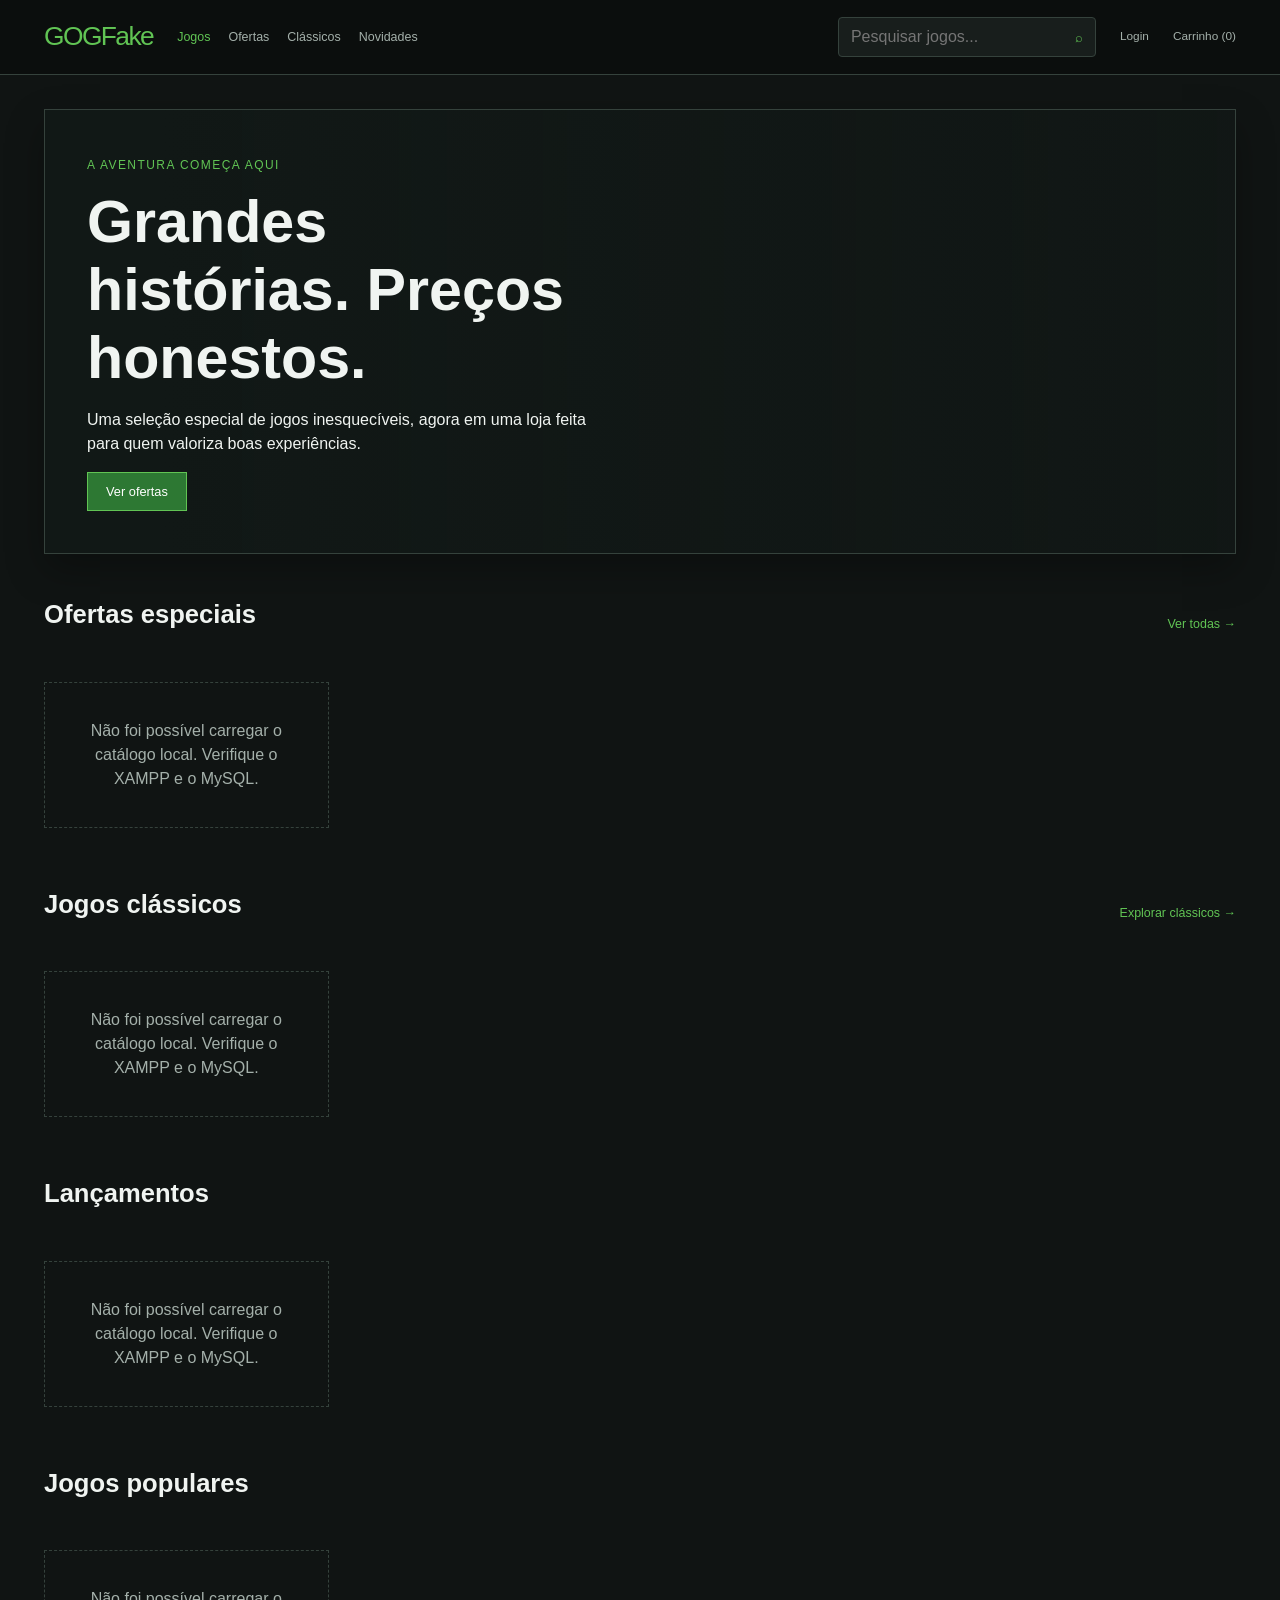
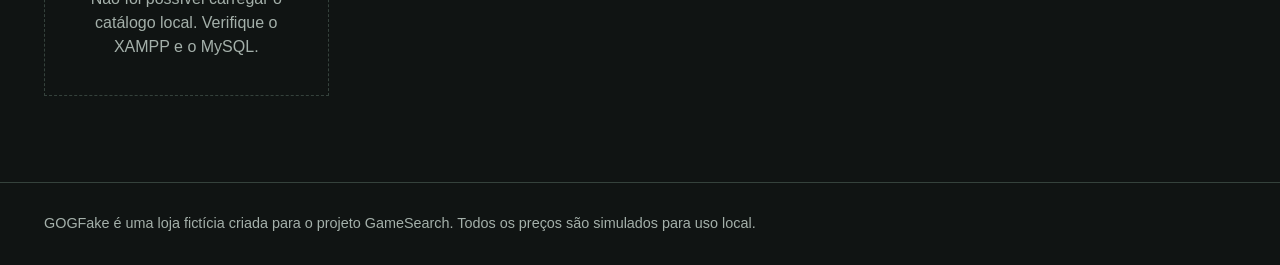
<file: simulados/gogfake/index.html>
<!doctype html>
<html lang="pt-BR">
<head>
  <meta charset="utf-8">
  <meta name="viewport" content="width=device-width, initial-scale=1">
  <title>GOGFake — Jogos digitais clássicos</title>
  <link rel="stylesheet" href="assets/css/gogfake.css">
</head>
<body>
<header class="gf-header"><div class="gf-shell gf-nav">
  <a class="gf-logo" href="index.html">GOGFake</a>
  <nav class="gf-menu" aria-label="Navegação principal"><a class="active" href="index.html">Jogos</a><a href="ofertas.html">Ofertas</a><a href="ofertas.html?ordem=nome">Clássicos</a><a href="ofertas.html?destaque=lancamento">Novidades</a></nav>
  <form class="gf-search" data-gf-search><input aria-label="Pesquisar jogos" placeholder="Pesquisar jogos..."><button aria-label="Pesquisar" type="submit">⌕</button></form>
  <a class="gf-login" href="../pages/login.html">Login</a><a class="gf-cart" href="#">Carrinho (0)</a>
</div></header>
<main class="gf-shell">
  <section class="gf-hero"><div class="gf-hero-copy"><span class="gf-kicker">A aventura começa aqui</span><h1>Grandes histórias. Preços honestos.</h1><p>Uma seleção especial de jogos inesquecíveis, agora em uma loja feita para quem valoriza boas experiências.</p><a class="gf-button" href="ofertas.html">Ver ofertas</a></div></section>
  <section class="gf-section"><div class="gf-section-head"><h2>Ofertas especiais</h2><a href="ofertas.html">Ver todas →</a></div><div id="gf-ofertas" class="gf-grid"></div></section>
  <section class="gf-section"><div class="gf-section-head"><h2>Jogos clássicos</h2><a href="ofertas.html?ordem=maior-desconto">Explorar clássicos →</a></div><div id="gf-classicos" class="gf-grid"></div></section>
  <section class="gf-section"><div class="gf-section-head"><h2>Lançamentos</h2></div><div id="gf-lancamentos" class="gf-grid"></div></section>
  <section class="gf-section"><div class="gf-section-head"><h2>Jogos populares</h2></div><div id="gf-populares" class="gf-grid"></div></section>
</main>
<footer class="gf-footer"><div class="gf-shell">GOGFake é uma loja fictícia criada para o projeto GameSearch. Todos os preços são simulados para uso local.</div></footer>
<script src="assets/js/gogfake.js"></script><script>
carregarJogos({ordem:'maior-desconto',limite:4}, '#gf-ofertas');
carregarJogos({busca:'',ordem:'nome',limite:4}, '#gf-classicos');
carregarJogos({ordem:'nome',limite:4}, '#gf-lancamentos');
carregarJogos({ordem:'preco',limite:4}, '#gf-populares');
</script>

</body></html>
</file>
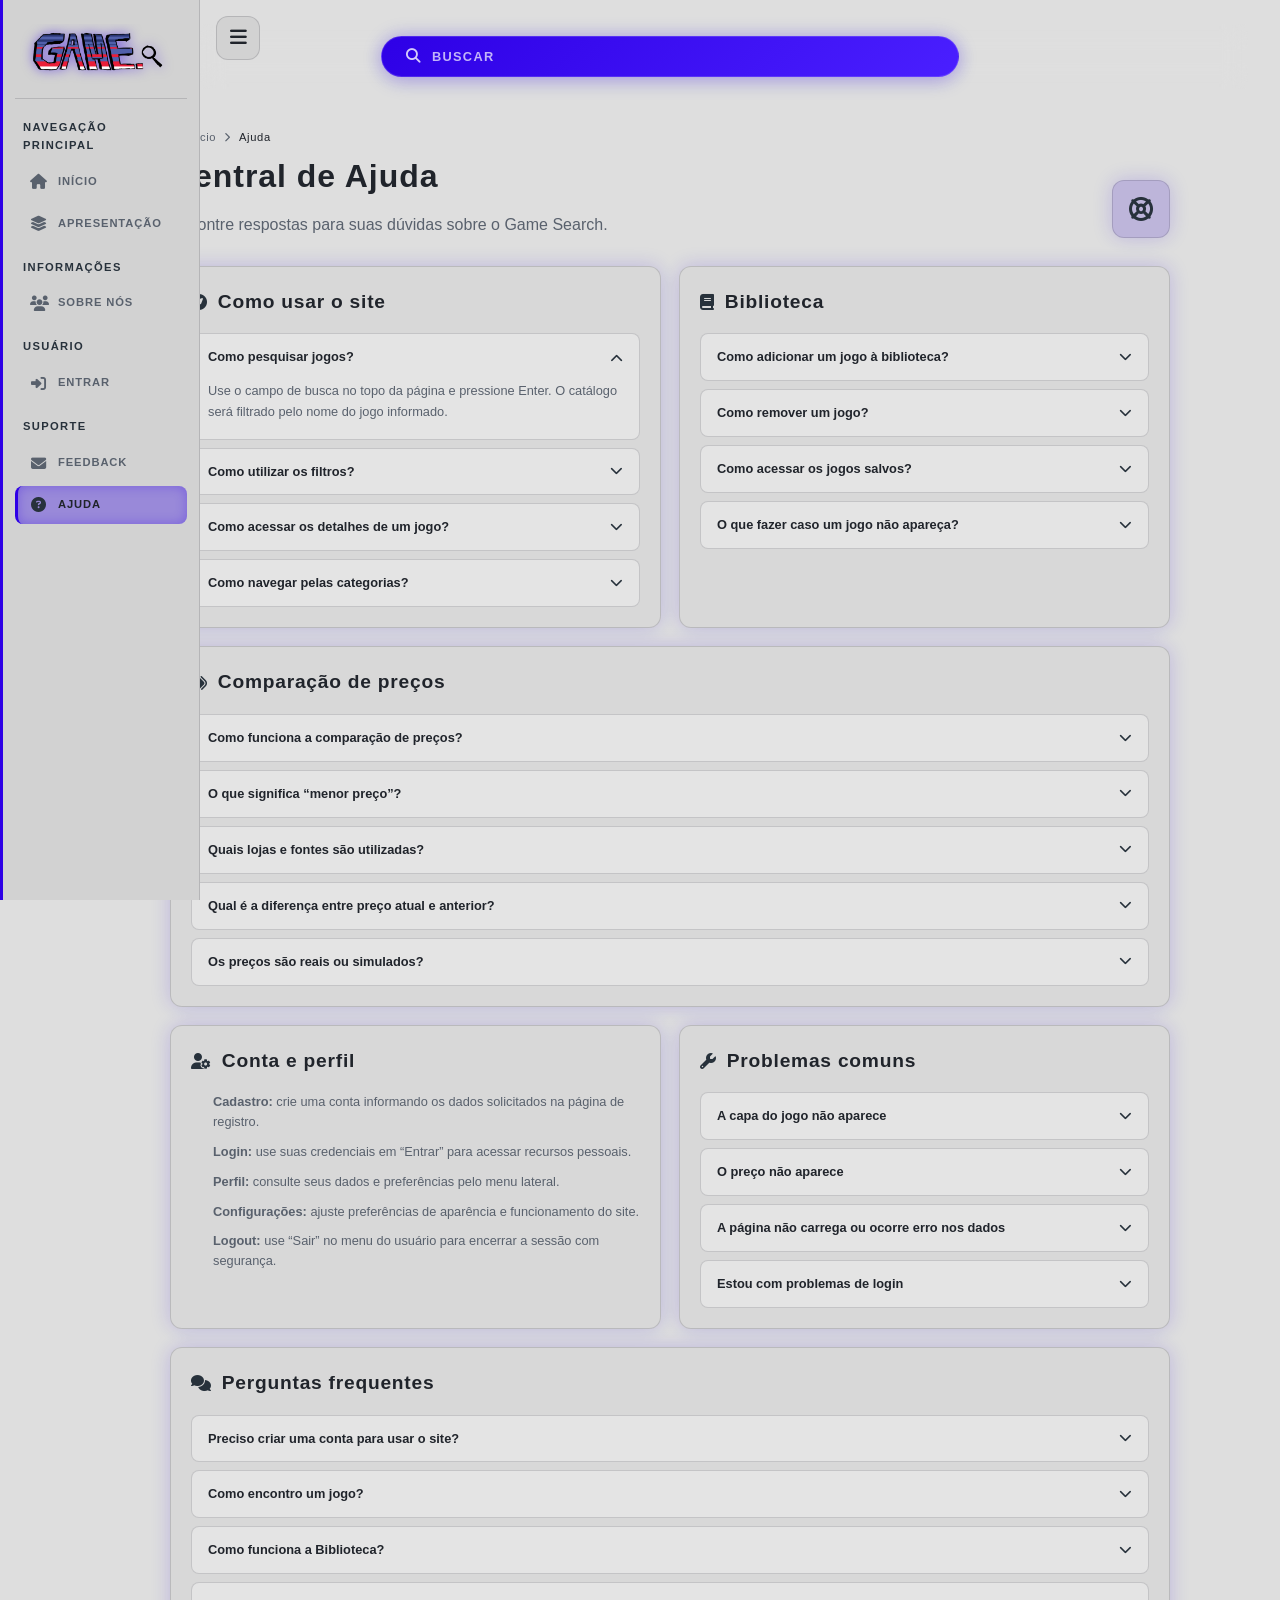
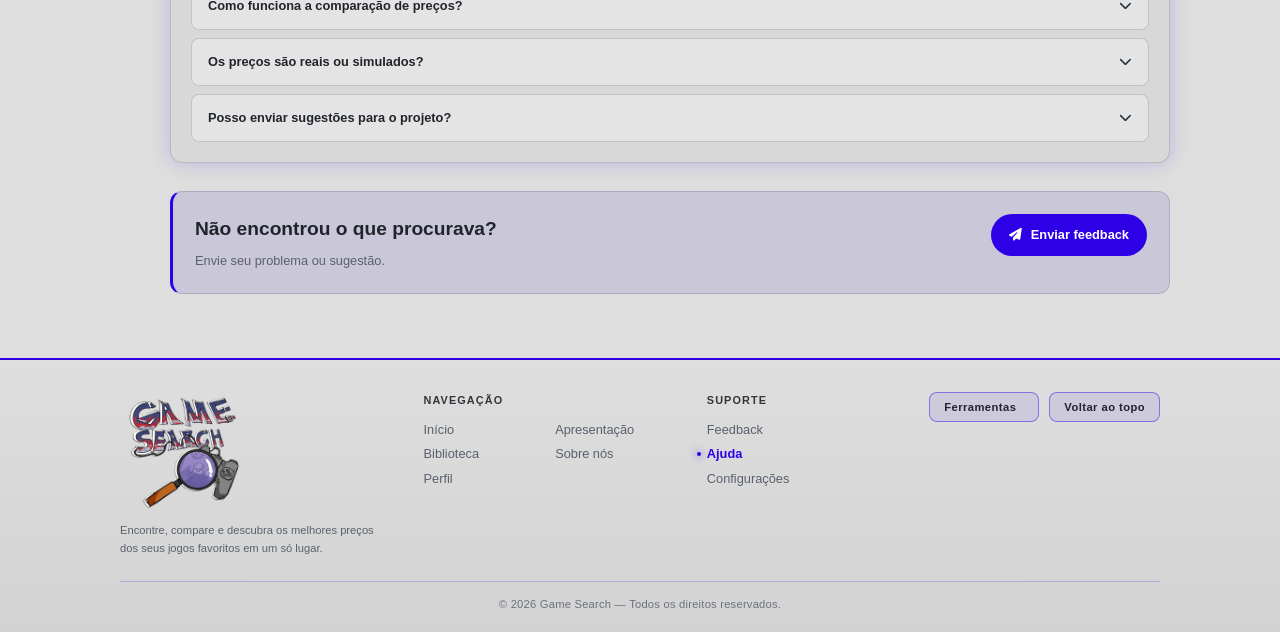
<file: pages/ajuda.html>
<!doctype html>
<html lang="pt-BR">
  <head>
    <meta charset="UTF-8" />
    <meta name="viewport" content="width=device-width, initial-scale=1.0" />
    <meta name="base-path" content="../" />
    <title>Game Search — Central de Ajuda</title>
    <link rel="stylesheet" href="../assets/css/global.css" />
    <link
      rel="stylesheet"
      href="https://cdnjs.cloudflare.com/ajax/libs/font-awesome/6.4.0/css/all.min.css"
    />
    <style>
      /* Estilos exclusivos da Central de Ajuda; o layout e o tema vêm do global.css. */
      .secao-ajuda {
        width: 100%;
        max-width: 1000px;
        display: flex;
        flex-direction: column;
        gap: 28px;
        animation: fadeInUp 0.45s ease both;
      }

      .ajuda-intro {
        display: flex;
        flex-wrap: wrap;
        align-items: flex-end;
        justify-content: space-between;
        gap: 18px;
      }

      .ajuda-intro__texto {
        max-width: 700px;
      }

      .ajuda-intro h1 {
        margin: 0 0 10px;
        color: var(--cor-texto);
        font-family: var(--font-titulo);
        font-size: clamp(1.45rem, 3vw, 2rem);
        letter-spacing: 0.03em;
      }

      .ajuda-intro p {
        margin: 0;
        color: var(--cor-texto-muted);
        font-size: var(--fs-md);
        line-height: 1.6;
      }

      .ajuda-intro__icone {
        display: grid;
        width: 58px;
        height: 58px;
        place-items: center;
        flex: 0 0 auto;
        border: 1px solid var(--cor-borda);
        border-radius: var(--border-radius);
        background: color-mix(
          in srgb,
          var(--cor-primaria) 16%,
          var(--cor-card)
        );
        color: var(--cor-texto-destaque);
        font-size: 1.5rem;
        box-shadow: var(--shadow-glow);
      }

      .ajuda-grade {
        display: grid;
        grid-template-columns: repeat(2, minmax(0, 1fr));
        gap: 18px;
      }

      .ajuda-bloco {
        min-width: 0;
        padding: 20px;
        border: 1px solid var(--cor-borda);
        border-radius: var(--border-radius);
        background: var(--cor-card);
        box-shadow: var(--shadow-glow);
      }

      .ajuda-bloco--amplo {
        grid-column: 1 / -1;
      }

      .ajuda-bloco__titulo {
        display: flex;
        align-items: center;
        gap: 10px;
        margin: 0 0 16px;
        color: var(--cor-texto);
        font-family: var(--font-titulo);
        font-size: var(--fs-lg);
        letter-spacing: 0.04em;
      }

      .ajuda-bloco__titulo i {
        color: var(--cor-texto-destaque);
        font-size: 1rem;
      }

      .ajuda-acordeao {
        display: flex;
        flex-direction: column;
        gap: 8px;
        margin: 0;
      }

      .ajuda-item {
        overflow: hidden;
        border: 1px solid var(--cor-borda);
        border-radius: var(--border-radius-sm);
        background: var(--cor-dropdown);
      }

      .ajuda-pergunta {
        display: flex;
        align-items: center;
        justify-content: space-between;
        gap: 14px;
        width: 100%;
        padding: 14px 16px;
        border: 0;
        background: transparent;
        color: var(--cor-texto);
        font-family: var(--font-titulo);
        font-size: var(--fs-sm);
        font-weight: 600;
        line-height: 1.4;
        text-align: left;
        cursor: pointer;
      }

      .ajuda-pergunta:hover,
      .ajuda-pergunta:focus-visible {
        background: var(--cor-hover);
        color: var(--cor-texto-destaque);
      }

      .ajuda-pergunta:focus-visible,
      .ajuda-cta:focus-visible {
        outline: 2px solid var(--cor-texto-destaque);
        outline-offset: 2px;
      }

      .ajuda-pergunta i {
        color: var(--cor-texto-destaque);
        font-size: 0.8rem;
        transition: transform 0.25s ease;
      }

      .ajuda-item.aberto .ajuda-pergunta i {
        transform: rotate(180deg);
      }

      .ajuda-resposta {
        display: grid;
        grid-template-rows: 0fr;
        transition: grid-template-rows 0.25s ease;
      }

      .ajuda-resposta__conteudo {
        overflow: hidden;
        min-height: 0;
        padding: 0 16px;
        color: var(--cor-texto-muted);
        font-family: var(--font-corpo);
        font-size: var(--fs-sm);
        line-height: 1.65;
        transition: padding 0.25s ease;
      }

      .ajuda-item.aberto .ajuda-resposta {
        grid-template-rows: 1fr;
      }

      .ajuda-item.aberto .ajuda-resposta__conteudo {
        padding: 0 16px 16px;
      }

      .ajuda-resposta__conteudo a {
        color: var(--cor-texto-destaque);
        font-weight: 600;
      }

      .ajuda-lista {
        display: grid;
        gap: 10px;
        margin: 0;
        padding: 0;
        list-style: none;
      }

      .ajuda-lista li {
        position: relative;
        padding-left: 22px;
        color: var(--cor-texto-muted);
        font-size: var(--fs-sm);
        line-height: 1.55;
      }

      .ajuda-lista li:: {
        position: absolute;
        top: 0.55em;
        left: 3px;
        width: 7px;
        height: 7px;
        border-radius: 50%;
        background: var(--cor-texto-destaque);
        content: "";
      }

      .ajuda-cta {
        display: inline-flex;
        align-items: center;
        justify-content: center;
        gap: 9px;
        align-self: flex-start;
        padding: 11px 18px;
        border-radius: var(--border-radius-xl);
        background: var(--cor-primaria);
        color: var(--cor-texto-sobre-destaque);
        font-family: var(--font-titulo);
        font-size: var(--fs-sm);
        font-weight: 700;
        text-decoration: none;
        transition:
          background var(--transition-speed) ease,
          transform var(--transition-speed) ease;
      }

      .ajuda-cta:hover {
        background: var(--cor-primaria-hover);
        color: var(--cor-texto-sobre-destaque);
        transform: translateY(-2px);
      }

      .ajuda-feedback {
        display: flex;
        flex-wrap: wrap;
        align-items: center;
        justify-content: space-between;
        gap: 18px;
        padding: 22px;
        border: 1px solid var(--cor-borda);
        border-left: 3px solid var(--cor-primaria);
        border-radius: var(--border-radius);
        background: color-mix(in srgb, var(--cor-primaria) 8%, var(--cor-card));
      }

      .ajuda-feedback h2 {
        margin: 0 0 6px;
        color: var(--cor-texto);
        font-family: var(--font-titulo);
        font-size: var(--fs-lg);
      }

      .ajuda-feedback p {
        margin: 0;
        color: var(--cor-texto-muted);
        font-size: var(--fs-sm);
      }

      @media (max-width: 760px) {
        .ajuda-grade {
          grid-template-columns: 1fr;
        }

        .ajuda-bloco--amplo {
          grid-column: auto;
        }

        .ajuda-feedback {
          align-items: flex-start;
          flex-direction: column;
        }
      }

      @media (prefers-reduced-motion: reduce) {
        .ajuda-resposta,
        .ajuda-resposta__conteudo,
        .ajuda-pergunta i,
        .ajuda-cta {
          transition: none;
        }
      }
    </style>
  </head>
  <body>
    <div class="layout-principal">
      <aside class="barra-lateral" id="sidebarDrawer">
        <div class="sidebar-logo">
          <a href="../index.html" aria-label="Ir para a página inicial">
            <img src="../assets/img/logo2.png" alt="Game Search"
          /></a>
        </div>

        <div class="sidebar-secao">
          <h3 class="sidebar-titulo">Navegação Principal</h3>
          <nav class="menu-navegacao" aria-label="Navegação principal">
            <ul>
              <li>
                <a href="../index.html"
                  ><i class="fas fa-home" aria-hidden="true"></i
                  ><span>Início</span></a
                >
              </li>
                <li>
                <a href="Apresentação.html"
                                 ><i class="fas fa-layer-group"></i><span>Apresentação</span></a

               
                >
              </li>

              <li>
                <a href="biblioteca.html"
                  ><i class="fas fa-book" aria-hidden="true"></i
                  ><span>Biblioteca</span></a
                >
              </li>
            </ul>
          </nav>
        </div>
        <div class="sidebar-secao">
          <h3 class="sidebar-titulo">Informações</h3>
          <nav class="menu-navegacao" aria-label="Informações">
            <ul>
              <li>
                <a href="sobre.html"
                  ><i class="fas fa-users" aria-hidden="true"></i
                  ><span>Sobre nós</span></a
                >
              </li>
            </ul>
          </nav>
        </div>
        <div class="sidebar-secao">
          <h3 class="sidebar-titulo">Usuário</h3>
          <nav class="menu-navegacao" aria-label="Área do usuário">
            <ul>
              <li>
                <a href="login.html"
                  ><i class="fas fa-sign-in-alt" aria-hidden="true"></i
                  ><span>Entrar</span></a
                >
              </li>
              <li>
                <a href="perfil.html"
                  ><i class="fas fa-user" aria-hidden="true"></i
                  ><span>Perfil</span></a
                >
              </li>
              <li>
                <a href="configuracao.html"
                  ><i class="fas fa-cog" aria-hidden="true"></i
                  ><span>Configurações</span></a
                >
              </li>
            </ul>
          </nav>
        </div>
        <div class="sidebar-secao">
          <h3 class="sidebar-titulo">Suporte</h3>
          <nav class="menu-navegacao">
            <ul>
              <li>
                <a href="feedback.html"
                  ><i class="fas fa-envelope"></i><span>Feedback</span></a
                >
              </li>
              <li>
                <a href="ajuda.html"
                  ><i class="fas fa-question-circle"></i><span>Ajuda</span></a
                >
              </li>
            </ul>
          </nav>
        </div>
      </aside>

      <div class="drawer-overlay" id="drawerOverlay"></div>

      <main class="conteudo-principal">
        <header class="barra-superior">
          <div class="container-busca">
            <i class="fas fa-search" aria-hidden="true"></i>
            <input
              type="text"
              placeholder="BUSCAR"
              class="campo-busca"
              autocomplete="off"
              aria-label="Buscar jogos"
            />
          </div>
        </header>

        <nav class="breadcrumb" aria-label="Navegação estrutural">
          <a href="../index.html"
            ><i class="fas fa-home" aria-hidden="true"></i> Início</a
          >
          <i class="fas fa-chevron-right" aria-hidden="true"></i>
          <span aria-current="page">Ajuda</span>
        </nav>

        <section class="secao-ajuda" aria-labelledby="titulo-ajuda">
          <header class="ajuda-intro">
            <div class="ajuda-intro__texto">
              <h1 id="titulo-ajuda">Central de Ajuda</h1>
              <p>Encontre respostas para suas dúvidas sobre o Game Search.</p>
            </div>
            <div class="ajuda-intro__icone" aria-hidden="true">
              <i class="fas fa-life-ring"></i>
            </div>
          </header>

          <div class="ajuda-grade">
            <section class="ajuda-bloco" aria-labelledby="titulo-como-usar">
              <h2 class="ajuda-bloco__titulo" id="titulo-como-usar">
                <i class="fas fa-compass" aria-hidden="true"></i> Como usar o
                site
              </h2>
              <div class="ajuda-acordeao">
                <article class="ajuda-item aberto">
                  <h3>
                    <button
                      class="ajuda-pergunta"
                      type="button"
                      aria-expanded="true"
                      aria-controls="resposta-pesquisa"
                    >
                      <span>Como pesquisar jogos?</span
                      ><i class="fas fa-chevron-down" aria-hidden="true"></i>
                    </button>
                  </h3>
                  <div
                    class="ajuda-resposta"
                    id="resposta-pesquisa"
                    role="region"
                  >
                    <div class="ajuda-resposta__conteudo">
                      Use o campo de busca no topo da página e pressione Enter.
                      O catálogo será filtrado pelo nome do jogo informado.
                    </div>
                  </div>
                </article>
                <article class="ajuda-item">
                  <h3>
                    <button
                      class="ajuda-pergunta"
                      type="button"
                      aria-expanded="false"
                      aria-controls="resposta-filtros"
                    >
                      <span>Como utilizar os filtros?</span
                      ><i class="fas fa-chevron-down" aria-hidden="true"></i>
                    </button>
                  </h3>
                  <div
                    class="ajuda-resposta"
                    id="resposta-filtros"
                    role="region"
                  >
                    <div class="ajuda-resposta__conteudo">
                      Na página inicial ou na Biblioteca, escolha filtros como
                      categoria, plataforma, gênero, faixa etária, ano ou preço
                      para refinar os resultados.
                    </div>
                  </div>
                </article>
                <article class="ajuda-item">
                  <h3>
                    <button
                      class="ajuda-pergunta"
                      type="button"
                      aria-expanded="false"
                      aria-controls="resposta-detalhes"
                    >
                      <span>Como acessar os detalhes de um jogo?</span
                      ><i class="fas fa-chevron-down" aria-hidden="true"></i>
                    </button>
                  </h3>
                  <div
                    class="ajuda-resposta"
                    id="resposta-detalhes"
                    role="region"
                  >
                    <div class="ajuda-resposta__conteudo">
                      Clique em “Ver detalhes” no card do jogo. A página exibirá
                      informações, classificação e ofertas disponíveis para
                      aquele título.
                    </div>
                  </div>
                </article>
                <article class="ajuda-item">
                  <h3>
                    <button
                      class="ajuda-pergunta"
                      type="button"
                      aria-expanded="false"
                      aria-controls="resposta-categorias"
                    >
                      <span>Como navegar pelas categorias?</span
                      ><i class="fas fa-chevron-down" aria-hidden="true"></i>
                    </button>
                  </h3>
                  <div
                    class="ajuda-resposta"
                    id="resposta-categorias"
                    role="region"
                  >
                    <div class="ajuda-resposta__conteudo">
                      Abra o menu de categorias na área de filtros e selecione a
                      opção desejada. Para ver o catálogo completo novamente,
                      escolha “Todos”.
                    </div>
                  </div>
                </article>
              </div>
            </section>

            <section class="ajuda-bloco" aria-labelledby="titulo-biblioteca">
              <h2 class="ajuda-bloco__titulo" id="titulo-biblioteca">
                <i class="fas fa-book" aria-hidden="true"></i> Biblioteca
              </h2>
              <div class="ajuda-acordeao">
                <article class="ajuda-item">
                  <h3>
                    <button
                      class="ajuda-pergunta"
                      type="button"
                      aria-expanded="false"
                      aria-controls="resposta-adicionar"
                    >
                      <span>Como adicionar um jogo à biblioteca?</span
                      ><i class="fas fa-chevron-down" aria-hidden="true"></i>
                    </button>
                  </h3>
                  <div
                    class="ajuda-resposta"
                    id="resposta-adicionar"
                    role="region"
                  >
                    <div class="ajuda-resposta__conteudo">
                      Entre na sua conta, abra os detalhes do jogo e use a ação
                      de adicionar à biblioteca. O recurso fica disponível para
                      usuários autenticados.
                    </div>
                  </div>
                </article>
                <article class="ajuda-item">
                  <h3>
                    <button
                      class="ajuda-pergunta"
                      type="button"
                      aria-expanded="false"
                      aria-controls="resposta-remover"
                    >
                      <span>Como remover um jogo?</span
                      ><i class="fas fa-chevron-down" aria-hidden="true"></i>
                    </button>
                  </h3>
                  <div
                    class="ajuda-resposta"
                    id="resposta-remover"
                    role="region"
                  >
                    <div class="ajuda-resposta__conteudo">
                      Na Biblioteca, localize o jogo salvo e use a opção de
                      remover. A lista será atualizada após a confirmação da
                      ação.
                    </div>
                  </div>
                </article>
                <article class="ajuda-item">
                  <h3>
                    <button
                      class="ajuda-pergunta"
                      type="button"
                      aria-expanded="false"
                      aria-controls="resposta-salvos"
                    >
                      <span>Como acessar os jogos salvos?</span
                      ><i class="fas fa-chevron-down" aria-hidden="true"></i>
                    </button>
                  </h3>
                  <div
                    class="ajuda-resposta"
                    id="resposta-salvos"
                    role="region"
                  >
                    <div class="ajuda-resposta__conteudo">
                      Acesse “Biblioteca” pelo menu lateral. É necessário estar
                      conectado à conta para consultar os jogos salvos.
                    </div>
                  </div>
                </article>
                <article class="ajuda-item">
                  <h3>
                    <button
                      class="ajuda-pergunta"
                      type="button"
                      aria-expanded="false"
                      aria-controls="resposta-jogo-biblioteca"
                    >
                      <span>O que fazer caso um jogo não apareça?</span
                      ><i class="fas fa-chevron-down" aria-hidden="true"></i>
                    </button>
                  </h3>
                  <div
                    class="ajuda-resposta"
                    id="resposta-jogo-biblioteca"
                    role="region"
                  >
                    <div class="ajuda-resposta__conteudo">
                      Confira se você está na conta correta, limpe os filtros
                      ativos e recarregue a página. Se o problema continuar,
                      envie um feedback.
                    </div>
                  </div>
                </article>
              </div>
            </section>

            <section
              class="ajuda-bloco ajuda-bloco--amplo"
              aria-labelledby="titulo-precos"
            >
              <h2 class="ajuda-bloco__titulo" id="titulo-precos">
                <i class="fas fa-tags" aria-hidden="true"></i> Comparação de
                preços
              </h2>
              <div class="ajuda-acordeao">
                <article class="ajuda-item">
                  <h3>
                    <button
                      class="ajuda-pergunta"
                      type="button"
                      aria-expanded="false"
                      aria-controls="resposta-comparacao"
                    >
                      <span>Como funciona a comparação de preços?</span
                      ><i class="fas fa-chevron-down" aria-hidden="true"></i>
                    </button>
                  </h3>
                  <div
                    class="ajuda-resposta"
                    id="resposta-comparacao"
                    role="region"
                  >
                    <div class="ajuda-resposta__conteudo">
                      A tela de detalhes organiza as ofertas encontradas para o
                      jogo e permite comparar os valores por loja ou plataforma.
                    </div>
                  </div>
                </article>
                <article class="ajuda-item">
                  <h3>
                    <button
                      class="ajuda-pergunta"
                      type="button"
                      aria-expanded="false"
                      aria-controls="resposta-menor-preco"
                    >
                      <span>O que significa “menor preço”?</span
                      ><i class="fas fa-chevron-down" aria-hidden="true"></i>
                    </button>
                  </h3>
                  <div
                    class="ajuda-resposta"
                    id="resposta-menor-preco"
                    role="region"
                  >
                    <div class="ajuda-resposta__conteudo">
                      É a menor oferta exibida entre as fontes disponíveis para
                      aquele jogo e condição de consulta. Verifique sempre a
                      loja e a plataforma antes de comprar.
                    </div>
                  </div>
                </article>
                <article class="ajuda-item">
                  <h3>
                    <button
                      class="ajuda-pergunta"
                      type="button"
                      aria-expanded="false"
                      aria-controls="resposta-fontes"
                    >
                      <span>Quais lojas e fontes são utilizadas?</span
                      ><i class="fas fa-chevron-down" aria-hidden="true"></i>
                    </button>
                  </h3>
                  <div
                    class="ajuda-resposta"
                    id="resposta-fontes"
                    role="region"
                  >
                    <div class="ajuda-resposta__conteudo">
                      O projeto apresenta as lojas e fontes configuradas no
                      comparador, incluindo as integrações demonstrativas do
                      TCC. A disponibilidade pode variar conforme o título.
                    </div>
                  </div>
                </article>
                <article class="ajuda-item">
                  <h3>
                    <button
                      class="ajuda-pergunta"
                      type="button"
                      aria-expanded="false"
                      aria-controls="resposta-precos"
                    >
                      <span
                        >Qual é a diferença entre preço atual e anterior?</span
                      ><i class="fas fa-chevron-down" aria-hidden="true"></i>
                    </button>
                  </h3>
                  <div
                    class="ajuda-resposta"
                    id="resposta-precos"
                    role="region"
                  >
                    <div class="ajuda-resposta__conteudo">
                      O preço atual é o valor mostrado na consulta. O preço
                      anterior é uma referência usada para indicar variação ou
                      histórico quando esse dado está disponível.
                    </div>
                  </div>
                </article>
                <article class="ajuda-item">
                  <h3>
                    <button
                      class="ajuda-pergunta"
                      type="button"
                      aria-expanded="false"
                      aria-controls="resposta-simulados"
                    >
                      <span>Os preços são reais ou simulados?</span
                      ><i class="fas fa-chevron-down" aria-hidden="true"></i>
                    </button>
                  </h3>
                  <div
                    class="ajuda-resposta"
                    id="resposta-simulados"
                    role="region"
                  >
                    <div class="ajuda-resposta__conteudo">
                      As páginas de lojas “fake” e os valores de demonstração
                      fazem parte do protótipo acadêmico. Quando uma oferta for
                      demonstrativa ou simulada, ela não deve ser interpretada
                      como preço real ou disponibilidade de compra.
                    </div>
                  </div>
                </article>
              </div>
            </section>

            <section class="ajuda-bloco" aria-labelledby="titulo-conta">
              <h2 class="ajuda-bloco__titulo" id="titulo-conta">
                <i class="fas fa-user-cog" aria-hidden="true"></i> Conta e
                perfil
              </h2>
              <ul class="ajuda-lista">
                <li>
                  <strong>Cadastro:</strong> crie uma conta informando os dados
                  solicitados na página de registro.
                </li>
                <li>
                  <strong>Login:</strong> use suas credenciais em “Entrar” para
                  acessar recursos pessoais.
                </li>
                <li>
                  <strong>Perfil:</strong> consulte seus dados e preferências
                  pelo menu lateral.
                </li>
                <li>
                  <strong>Configurações:</strong> ajuste preferências de
                  aparência e funcionamento do site.
                </li>
                <li>
                  <strong>Logout:</strong> use “Sair” no menu do usuário para
                  encerrar a sessão com segurança.
                </li>
              </ul>
            </section>

            <section class="ajuda-bloco" aria-labelledby="titulo-problemas">
              <h2 class="ajuda-bloco__titulo" id="titulo-problemas">
                <i class="fas fa-wrench" aria-hidden="true"></i> Problemas
                comuns
              </h2>
              <div class="ajuda-acordeao">
                <article class="ajuda-item">
                  <h3>
                    <button
                      class="ajuda-pergunta"
                      type="button"
                      aria-expanded="false"
                      aria-controls="resposta-capa"
                    >
                      <span>A capa do jogo não aparece</span
                      ><i class="fas fa-chevron-down" aria-hidden="true"></i>
                    </button>
                  </h3>
                  <div class="ajuda-resposta" id="resposta-capa" role="region">
                    <div class="ajuda-resposta__conteudo">
                      Recarregue a página e confira sua conexão. Se a imagem
                      continuar indisponível, o catálogo pode não ter uma capa
                      cadastrada para esse título.
                    </div>
                  </div>
                </article>
                <article class="ajuda-item">
                  <h3>
                    <button
                      class="ajuda-pergunta"
                      type="button"
                      aria-expanded="false"
                      aria-controls="resposta-preco"
                    >
                      <span>O preço não aparece</span
                      ><i class="fas fa-chevron-down" aria-hidden="true"></i>
                    </button>
                  </h3>
                  <div class="ajuda-resposta" id="resposta-preco" role="region">
                    <div class="ajuda-resposta__conteudo">
                      Verifique se o jogo possui ofertas cadastradas e tente
                      atualizar os dados. Alguns títulos podem não ter uma fonte
                      de preço disponível.
                    </div>
                  </div>
                </article>
                <article class="ajuda-item">
                  <h3>
                    <button
                      class="ajuda-pergunta"
                      type="button"
                      aria-expanded="false"
                      aria-controls="resposta-carregamento"
                    >
                      <span>A página não carrega ou ocorre erro nos dados</span
                      ><i class="fas fa-chevron-down" aria-hidden="true"></i>
                    </button>
                  </h3>
                  <div
                    class="ajuda-resposta"
                    id="resposta-carregamento"
                    role="region"
                  >
                    <div class="ajuda-resposta__conteudo">
                      Confira a conexão, atualize sem usar o cache e tente
                      novamente. Se o erro persistir, informe a página e a
                      mensagem exibida no seu feedback.
                    </div>
                  </div>
                </article>
                <article class="ajuda-item">
                  <h3>
                    <button
                      class="ajuda-pergunta"
                      type="button"
                      aria-expanded="false"
                      aria-controls="resposta-login"
                    >
                      <span>Estou com problemas de login</span
                      ><i class="fas fa-chevron-down" aria-hidden="true"></i>
                    </button>
                  </h3>
                  <div class="ajuda-resposta" id="resposta-login" role="region">
                    <div class="ajuda-resposta__conteudo">
                      Confira e redigite seus dados. Caso não consiga entrar,
                      retorne à página de login e tente novamente; erros
                      persistentes podem ser reportados pelo feedback.
                    </div>
                  </div>
                </article>
              </div>
            </section>

            <section
              class="ajuda-bloco ajuda-bloco--amplo"
              aria-labelledby="titulo-faq"
            >
              <h2 class="ajuda-bloco__titulo" id="titulo-faq">
                <i class="fas fa-comments" aria-hidden="true"></i> Perguntas
                frequentes
              </h2>
              <div class="ajuda-acordeao">
                <article class="ajuda-item">
                  <h3>
                    <button
                      class="ajuda-pergunta"
                      type="button"
                      aria-expanded="false"
                      aria-controls="faq-conta"
                    >
                      <span>Preciso criar uma conta para usar o site?</span
                      ><i class="fas fa-chevron-down" aria-hidden="true"></i>
                    </button>
                  </h3>
                  <div class="ajuda-resposta" id="faq-conta" role="region">
                    <div class="ajuda-resposta__conteudo">
                      Não para pesquisar e consultar jogos. A conta é necessária
                      para recursos pessoais, como a Biblioteca.
                    </div>
                  </div>
                </article>
                <article class="ajuda-item">
                  <h3>
                    <button
                      class="ajuda-pergunta"
                      type="button"
                      aria-expanded="false"
                      aria-controls="faq-encontro"
                    >
                      <span>Como encontro um jogo?</span
                      ><i class="fas fa-chevron-down" aria-hidden="true"></i>
                    </button>
                  </h3>
                  <div class="ajuda-resposta" id="faq-encontro" role="region">
                    <div class="ajuda-resposta__conteudo">
                      Use a busca no topo ou navegue pelo catálogo e pelos
                      filtros de categoria.
                    </div>
                  </div>
                </article>
                <article class="ajuda-item">
                  <h3>
                    <button
                      class="ajuda-pergunta"
                      type="button"
                      aria-expanded="false"
                      aria-controls="faq-biblioteca"
                    >
                      <span>Como funciona a Biblioteca?</span
                      ><i class="fas fa-chevron-down" aria-hidden="true"></i>
                    </button>
                  </h3>
                  <div class="ajuda-resposta" id="faq-biblioteca" role="region">
                    <div class="ajuda-resposta__conteudo">
                      Ela reúne os jogos adicionados à sua conta para consulta
                      rápida em uma área exclusiva.
                    </div>
                  </div>
                </article>
                <article class="ajuda-item">
                  <h3>
                    <button
                      class="ajuda-pergunta"
                      type="button"
                      aria-expanded="false"
                      aria-controls="faq-comparacao"
                    >
                      <span>Como funciona a comparação de preços?</span
                      ><i class="fas fa-chevron-down" aria-hidden="true"></i>
                    </button>
                  </h3>
                  <div class="ajuda-resposta" id="faq-comparacao" role="region">
                    <div class="ajuda-resposta__conteudo">
                      As ofertas disponíveis são agrupadas nos detalhes do jogo
                      para facilitar a comparação entre fontes.
                    </div>
                  </div>
                </article>
                <article class="ajuda-item">
                  <h3>
                    <button
                      class="ajuda-pergunta"
                      type="button"
                      aria-expanded="false"
                      aria-controls="faq-simulados"
                    >
                      <span>Os preços são reais ou simulados?</span
                      ><i class="fas fa-chevron-down" aria-hidden="true"></i>
                    </button>
                  </h3>
                  <div class="ajuda-resposta" id="faq-simulados" role="region">
                    <div class="ajuda-resposta__conteudo">
                      O projeto inclui dados demonstrativos/simulados; confira a
                      indicação apresentada na oferta antes de considerar
                      qualquer valor.
                    </div>
                  </div>
                </article>
                <article class="ajuda-item">
                  <h3>
                    <button
                      class="ajuda-pergunta"
                      type="button"
                      aria-expanded="false"
                      aria-controls="faq-sugestao"
                    >
                      <span>Posso enviar sugestões para o projeto?</span
                      ><i class="fas fa-chevron-down" aria-hidden="true"></i>
                    </button>
                  </h3>
                  <div class="ajuda-resposta" id="faq-sugestao" role="region">
                    <div class="ajuda-resposta__conteudo">
                      Sim. Use a página de Feedback para relatar problemas ou
                      enviar sugestões.
                    </div>
                  </div>
                </article>
              </div>
            </section>
          </div>

          <aside class="ajuda-feedback" aria-labelledby="titulo-feedback-ajuda">
            <div>
              <h2 id="titulo-feedback-ajuda">Não encontrou o que procurava?</h2>
              <p>Envie seu problema ou sugestão.</p>
            </div>
            <a class="ajuda-cta" href="feedback.html"
              ><i class="fas fa-paper-plane" aria-hidden="true"></i> Enviar
              feedback</a
            >
          </aside>
        </section>
      </main>
    </div>

    <button
      class="hamburger-btn"
      id="hamburgerBtn"
      type="button"
      aria-label="Abrir menu"
      aria-expanded="false"
      aria-controls="sidebarDrawer"
    >
      <i class="fas fa-bars" aria-hidden="true"></i>
    </button>

    <script src="../assets/js/global.js"></script>
    <script>
      document.addEventListener("DOMContentLoaded", () => {
        const perguntas = document.querySelectorAll(".ajuda-pergunta");

        const fecharItem = (item) => {
          item.classList.remove("aberto");
          const botao = item.querySelector(".ajuda-pergunta");
          if (botao) botao.setAttribute("aria-expanded", "false");
        };

        perguntas.forEach((pergunta) => {
          pergunta.addEventListener("click", () => {
            const itemAtual = pergunta.closest(".ajuda-item");
            const estavaAberto = itemAtual.classList.contains("aberto");
            document.querySelectorAll(".ajuda-item.aberto").forEach((item) => {
              if (item !== itemAtual) fecharItem(item);
            });
            itemAtual.classList.toggle("aberto", !estavaAberto);
            pergunta.setAttribute("aria-expanded", String(!estavaAberto));
          });
        });
      });
    </script>
    
  </body>
</html>
</file>
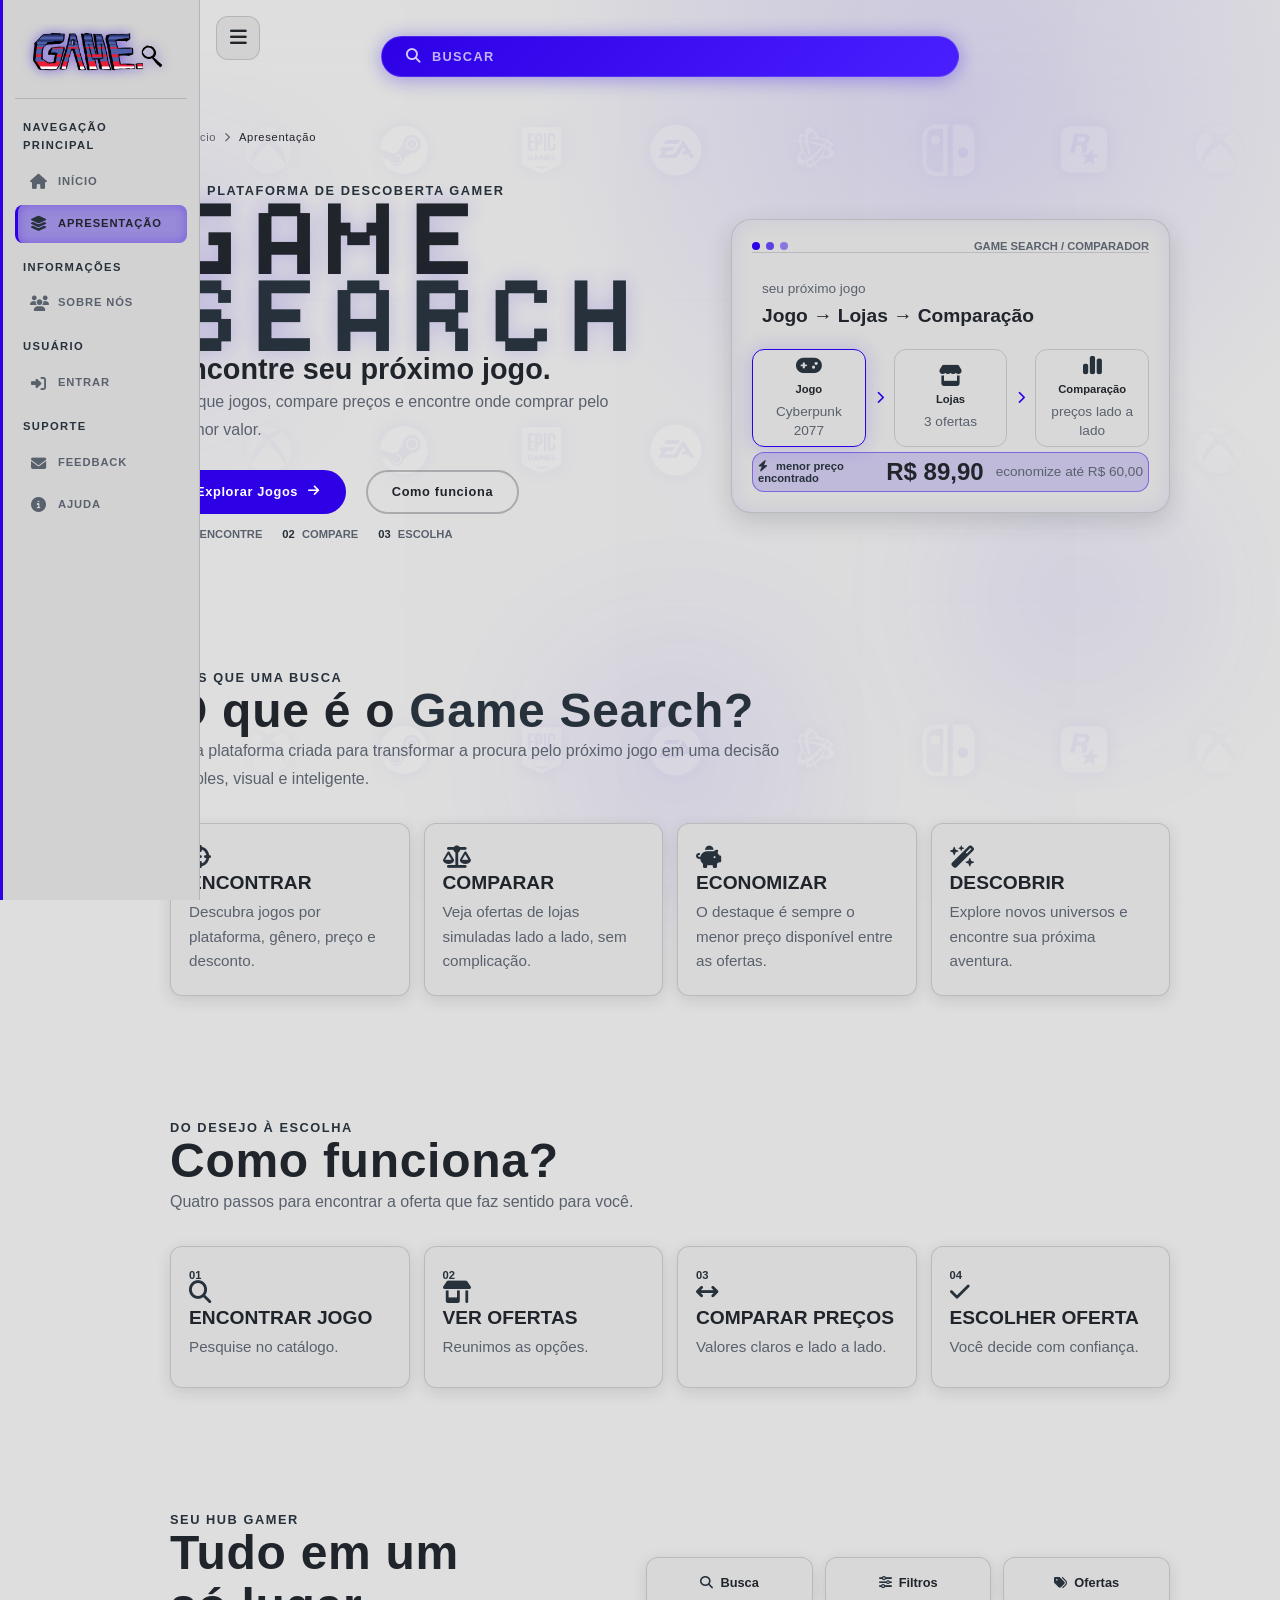
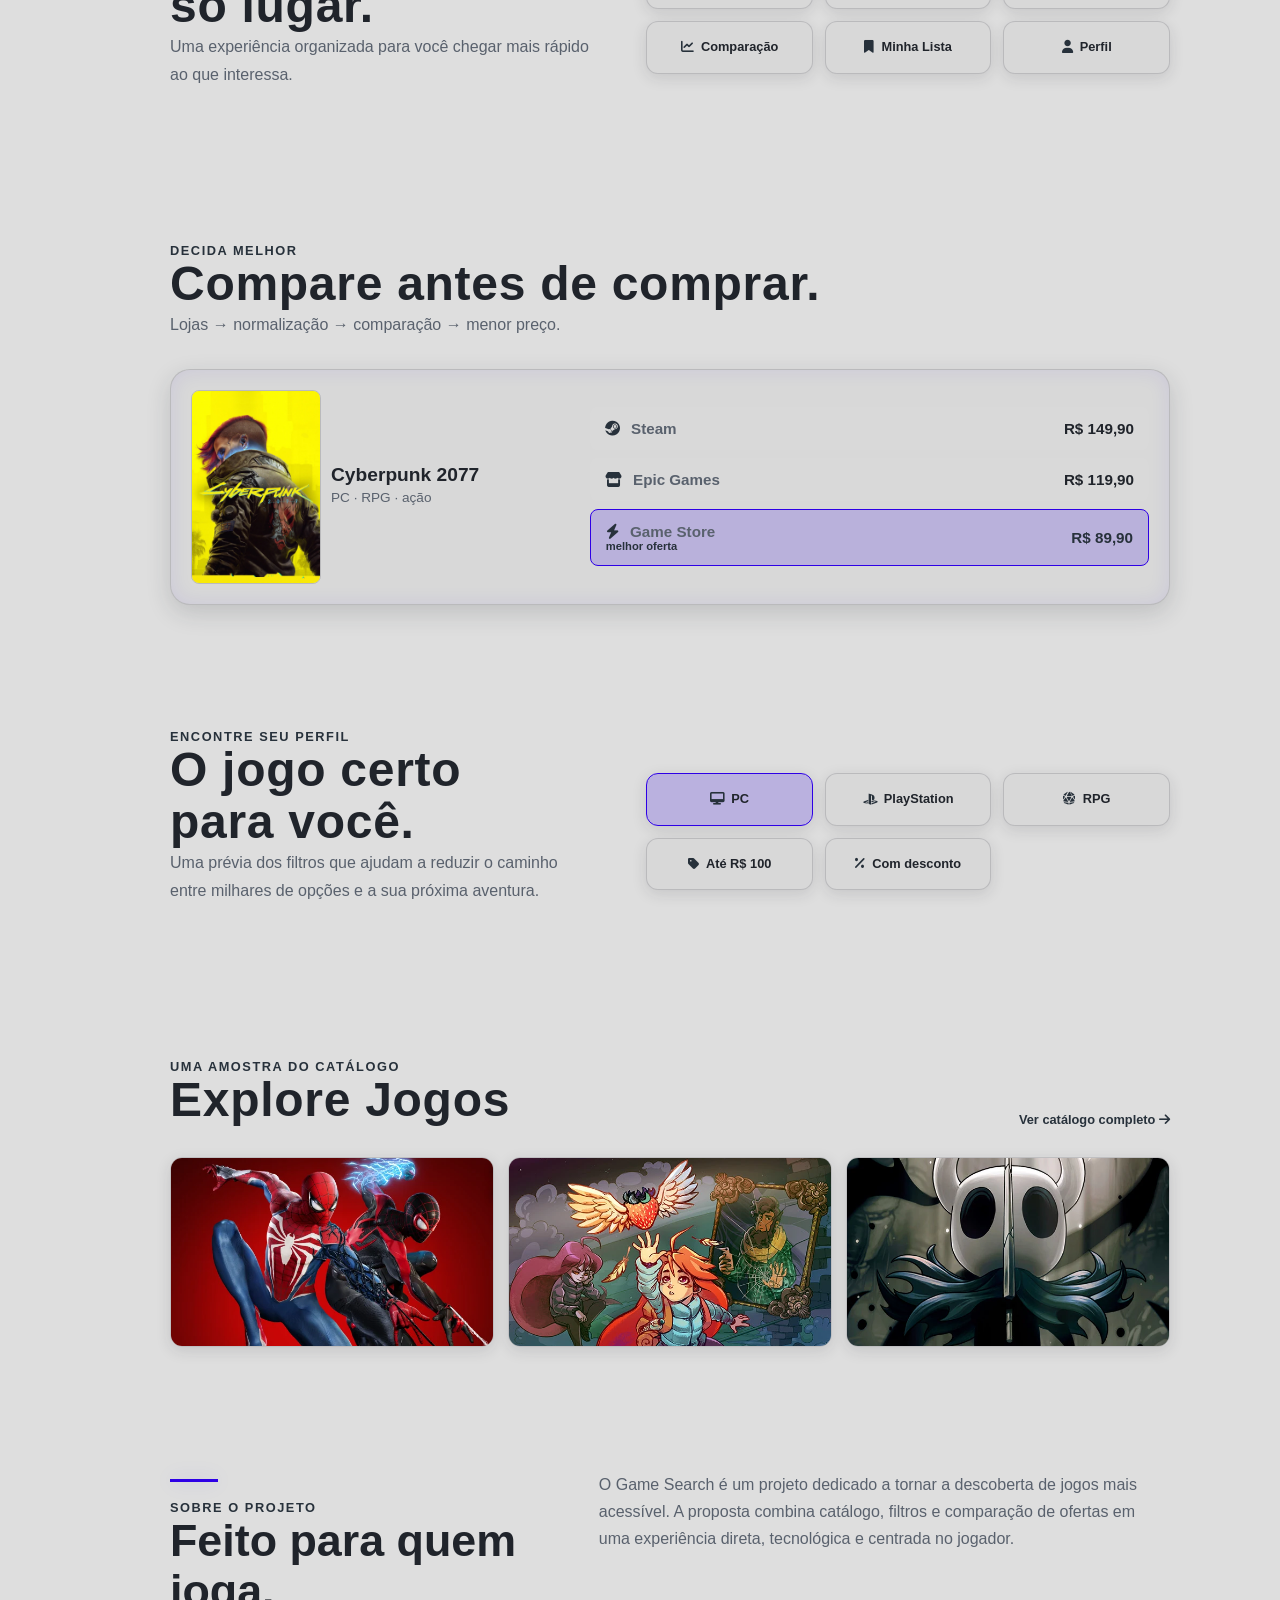
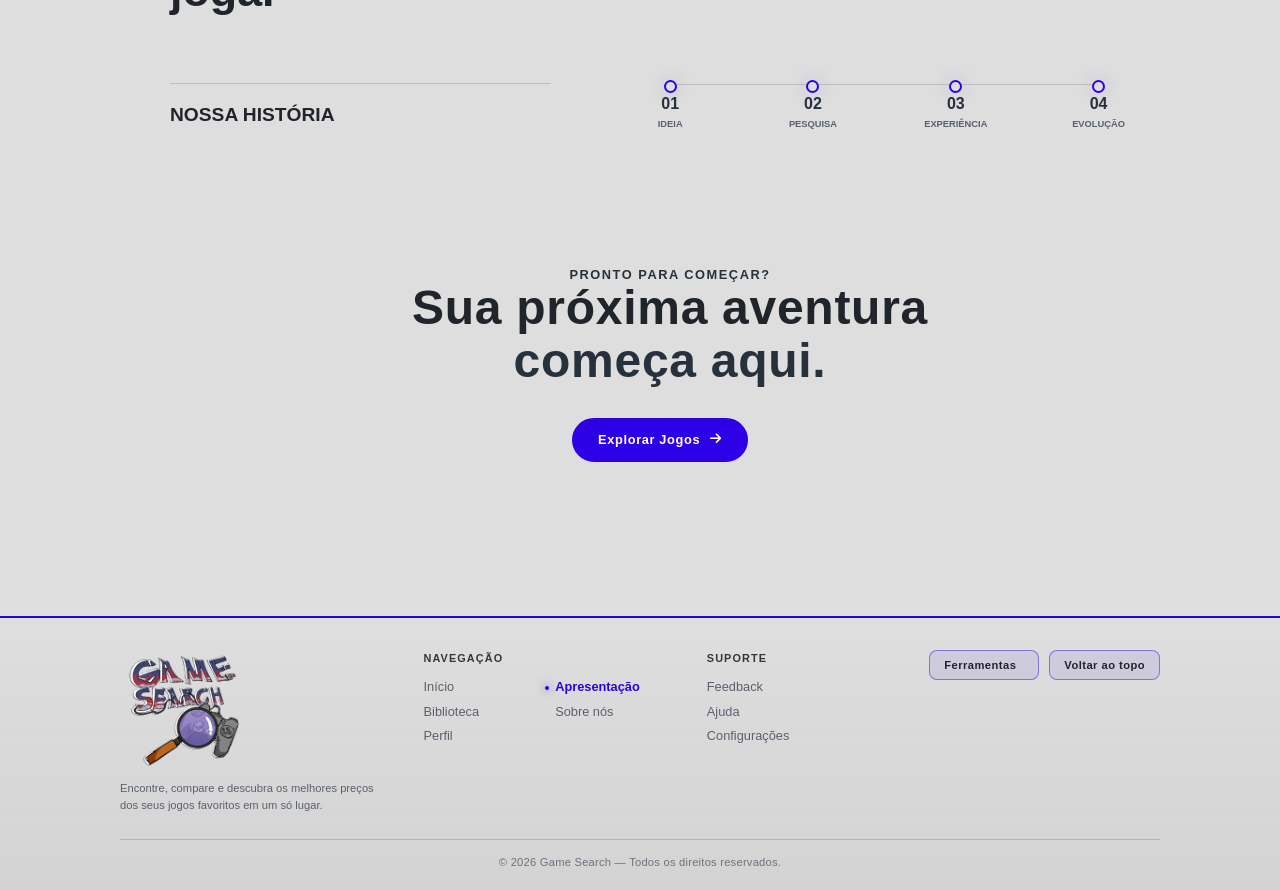
<file: pages/Apresentação.html>
<!doctype html>
<html lang="pt-BR">
  <head>
    <meta charset="UTF-8" />
    <meta name="viewport" content="width=device-width, initial-scale=1.0" />
    <meta name="base-path" content="" />
    <title>Game Search — Sua próxima aventura começa aqui</title>
    <link rel="stylesheet" href="../assets/css/global.css" />
    <link rel="stylesheet" href="../assets/css/apresentação.css" />
    <link
      rel="stylesheet"
      href="https://cdnjs.cloudflare.com/ajax/libs/font-awesome/6.4.0/css/all.min.css"
    />
  </head>
  <body>
    <div class="fundo-hero" aria-hidden="true">
      <span></span><span></span><span></span>
    </div>
    <div class="logo-carousel" aria-label="Plataformas e lojas disponíveis">
      <div class="logo-carousel__row">
        <div class="logo-carousel__track">
          <div class="logo-carousel__group">
            <img
              src="../assets/img/logo/xbox.png"
              alt="Xbox"
            /><img
              src="../assets/img/logo/Steam.png"
              alt="Steam"
            /><img
              src="../assets/img/logo/Epic Games.png"
              alt="Epic Games"
            /><img
              src="../assets/img/logo/EA.png"
              alt="EA"
            /><img
              src="../assets/img/logo/Battle.net.png"
              alt="Battle.net"
            /><img
              src="../assets/img/logo/Nintendo.png" alt="Nintendo"
            /><img
              src="../assets/img/logo/Rockstar.png"
              alt="Rockstar"
            />
          </div>
          <div class="logo-carousel__group" aria-hidden="true">
             <img
              src="../assets/img/logo/xbox.png"
              alt="Xbox"
            /><img
              src="../assets/img/logo/Steam.png"
              alt="Steam"
            /><img
              src="../assets/img/logo/Epic Games.png"
              alt="Epic Games"
            /><img
              src="../assets/img/logo/EA.png"
              alt="EA"
            /><img
              src="../assets/img/logo/Battle.net.png"
              alt="Battle.net"
            /><img
              src="../assets/img/logo/Nintendo.png" alt="Nintendo"
            /><img
              src="../assets/img/logo/Rockstar.png"
              alt="Rockstar"
            />
          </div>
        </div>
      </div>
      <div class="logo-carousel__row logo-carousel__row--reverse">
        <div class="logo-carousel__track">
          <div class="logo-carousel__group">
             <img
              src="../assets/img/logo/xbox.png"
              alt="Xbox"
            /><img
              src="../assets/img/logo/Steam.png"
              alt="Steam"
            /><img
              src="../assets/img/logo/Epic Games.png"
              alt="Epic Games"
            /><img
              src="../assets/img/logo/EA.png"
              alt="EA"
            /><img
              src="../assets/img/logo/Battle.net.png"
              alt="Battle.net"
            /><img
              src="../assets/img/logo/Nintendo.png" alt="Nintendo"
            /><img
              src="../assets/img/logo/Rockstar.png"
              alt="Rockstar"
            />
          </div>
          <div class="logo-carousel__group" aria-hidden="true">
             <img
              src="../assets/img/logo/xbox.png"
              alt="Xbox"
            /><img
              src="../assets/img/logo/Steam.png"
              alt="Steam"
            /><img
              src="../assets/img/logo/Epic Games.png"
              alt="Epic Games"
            /><img
              src="../assets/img/logo/EA.png"
              alt="EA"
            /><img
              src="../assets/img/logo/Battle.net.png"
              alt="Battle.net"
            /><img
              src="../assets/img/logo/Nintendo.png" alt="Nintendo"
            /><img
              src="../assets/img/logo/Rockstar.png"
              alt="Rockstar"
            />
          </div>
        </div>
      </div>
      <div class="logo-carousel__row">
        <div class="logo-carousel__track">
          <div class="logo-carousel__group">
             <img
              src="../assets/img/logo/xbox.png"
              alt="Xbox"
            /><img
              src="../assets/img/logo/Steam.png"
              alt="Steam"
            /><img
              src="../assets/img/logo/Epic Games.png"
              alt="Epic Games"
            /><img
              src="../assets/img/logo/EA.png"
              alt="EA"
            /><img
              src="../assets/img/logo/Battle.net.png"
              alt="Battle.net"
            /><img
              src="../assets/img/logo/Nintendo.png" alt="Nintendo"
            /><img
              src="../assets/img/logo/Rockstar.png"
              alt="Rockstar"
            />
          </div>
          <div class="logo-carousel__group" aria-hidden="true">
             <img
              src="../assets/img/logo/xbox.png"
              alt="Xbox"
            /><img
              src="../assets/img/logo/Steam.png"
              alt="Steam"
            /><img
              src="../assets/img/logo/Epic Games.png"
              alt="Epic Games"
            /><img
              src="../assets/img/logo/EA.png"
              alt="EA"
            /><img
              src="../assets/img/logo/Battle.net.png"
              alt="Battle.net"
            /><img
              src="../assets/img/logo/Nintendo.png" alt="Nintendo"
            /><img
              src="../assets/img/logo/Rockstar.png"
              alt="Rockstar"
            />
          </div>
        </div>
      </div>
    </div>

    <div class="layout-principal">
      <aside class="barra-lateral" id="sidebarDrawer">
        <div class="sidebar-logo">
          <a href="../index.html" aria-label="Ir para a página inicial"
            ><img src="../assets/img/logo2.png" alt="Game Search"
          /></a>
        </div>
        <div class="sidebar-secao">
          <h3 class="sidebar-titulo">Navegação Principal</h3>
          <nav class="menu-navegacao">
            <ul>
              <li class="ativo">
                <a href="../index.html"
                  ><i class="fas fa-home"></i><span>Início</span></a
                >
              </li>
               <li class="ativo">
                <a href="Apresentação.html"
                  ><i class="fas fa-layer-group"></i><span>Apresentação</span></a
                >
              </li>
              <li>
                <a href="biblioteca.html"
                  ><i class="fas fa-book"></i><span>Biblioteca</span></a
                >
              </li>
            </ul>
          </nav>
        </div>
        <div class="sidebar-secao">
          <h3 class="sidebar-titulo">Informações</h3>
          <nav class="menu-navegacao">
            <ul>
              <li>
                <a href="sobre.html"
                  ><i class="fas fa-users"></i><span>Sobre nós</span></a
                >
              </li>
            </ul>
          </nav>
        </div>
        <div class="sidebar-secao">
          <h3 class="sidebar-titulo">Usuário</h3>
          <nav class="menu-navegacao">
            <ul>
              <li>
                <a href="login.html"
                  ><i class="fas fa-sign-in-alt"></i><span>Entrar</span></a
                >
              </li>
              <li>
                <a href="perfil.html"
                  ><i class="fas fa-user"></i><span>Perfil</span></a
                >
              </li>
              <li>
                <a href="configuracao.html"
                  ><i class="fas fa-cog"></i><span>Configurações</span></a
                >
              </li>
            </ul>
          </nav>
        </div>
        <div class="sidebar-secao">
          <h3 class="sidebar-titulo">Suporte</h3>
          <nav class="menu-navegacao">
            <ul>
              <li>
                <a href="feedback.html"
                  ><i class="fas fa-envelope"></i><span>Feedback</span></a
                >
              </li>
              <li>
                <a href="ajuda.html"
                  ><i class="fas  fa-circle-info"></i><span>Ajuda</span></a
                >
              </li>
            </ul>
          </nav>
        </div>
      </aside>
      <div class="drawer-overlay" id="drawerOverlay"></div>
      <main class="conteudo-principal">
        <header class="barra-superior">
          <div class="container-busca">
            <i class="fas fa-search"></i
            ><input
              type="text"
              placeholder="BUSCAR"
              class="campo-busca"
              autocomplete="off"
            />
          </div>
        </header>
        <nav class="breadcrumb" aria-label="Navegação">
          <a href="../index.html"><i class="fas fa-home"></i> Início</a
          ><i class="fas fa-chevron-right"></i><span>Apresentação</span>
        </nav>
        <section class="hero-moderna section-wrap" id="inicio">
          <div class="hero-esquerda reveal">
            <p class="eyebrow"><span></span> plataforma de descoberta gamer</p>
            <h1 class="hero-titulo">
              <span class="game">GAME</span> <span class="search">SEARCH</span>
            </h1>
            <p class="hero-subtitulo">Encontre seu próximo jogo.</p>
            <p class="hero-descricao">
              Busque jogos, compare preços e encontre onde comprar pelo melhor
              valor.
            </p>
            <div class="hero-actions">
              <a class="hero-botao" href="../index.html"
                >Explorar Jogos <i class="fas fa-arrow-right"></i></a
              ><a
                class="hero-botao hero-botao--secundario"
                href="#como-funciona"
                >Como funciona</a
              >
            </div>
            <div class="hero-metrics">
              <span style="margin:10px"><strong>01</strong> encontre</span
              ><span style="margin:10px"><strong>02</strong> compare</span
              ><span style="margin: 10px;px"><strong>03</strong> escolha</span>
            </div>
          </div>
          <div
            class="flow-demo reveal"
            aria-label="Demonstração do fluxo de comparação"
          >
            <div class="demo-window">
              <div class="window-bar">
                <span></span><span></span><span></span
                ><b>GAME SEARCH / COMPARADOR</b>
              </div>
              <div class="flow-title">
                <small>seu próximo jogo</small
                ><strong>Jogo → Lojas → Comparação</strong>
              </div>
              <div class="flow-track">
                <div class="flow-node active">
                  <i class="fas fa-gamepad"></i><b>Jogo</b
                  ><small>Cyberpunk 2077</small>
                </div>
                <i class="fas fa-chevron-right flow-arrow"></i>
                <div class="flow-node">
                  <i class="fas fa-store"></i><b>Lojas</b
                  ><small>3 ofertas</small>
                </div>
                <i class="fas fa-chevron-right flow-arrow"></i>
                <div class="flow-node">
                  <i class="fas fa-chart-simple"></i><b>Comparação</b
                  ><small>preços lado a lado</small>
                </div>
              </div>
              <div class="best-price">
                <span class="price-label"
                  ><i class="fas fa-bolt"></i> menor preço encontrado</span
                ><strong>R$ 89,90</strong><small>economize até R$ 60,00</small>
              </div>
            </div>
          </div>
        </section>

        <section class="content-section section-wrap reveal" id="o-que-e">
          <div class="section-heading">
            <p class="eyebrow">mais que uma busca</p>
            <h2>O que é o <em>Game Search?</em></h2>
            <p>
              Uma plataforma criada para transformar a procura pelo próximo jogo
              em uma decisão simples, visual e inteligente.
            </p>
          </div>
          <div class="feature-grid">
            <article>
              <i class="fas fa-crosshairs"></i>
              <h3>Encontrar</h3>
              <p>Descubra jogos por plataforma, gênero, preço e desconto.</p>
            </article>
            <article>
              <i class="fas fa-scale-balanced"></i>
              <h3>Comparar</h3>
              <p>
                Veja ofertas de lojas simuladas lado a lado, sem complicação.
              </p>
            </article>
            <article>
              <i class="fas fa-piggy-bank"></i>
              <h3>Economizar</h3>
              <p>
                O destaque é sempre o menor preço disponível entre as ofertas.
              </p>
            </article>
            <article>
              <i class="fas fa-wand-magic-sparkles"></i>
              <h3>Descobrir</h3>
              <p>Explore novos universos e encontre sua próxima aventura.</p>
            </article>
          </div>
        </section>

        <section class="content-section section-wrap reveal" id="como-funciona">
          <div class="section-heading">
            <p class="eyebrow">do desejo à escolha</p>
            <h2>Como funciona?</h2>
            <p>
              Quatro passos para encontrar a oferta que faz sentido para você.
            </p>
          </div>
          <div class="steps-grid">
            <article>
              <b>01</b><i class="fas fa-magnifying-glass"></i>
              <h3>Encontrar jogo</h3>
              <p>Pesquise no catálogo.</p>
            </article>
            <article>
              <b>02</b><i class="fas fa-shop"></i>
              <h3>Ver ofertas</h3>
              <p>Reunimos as opções.</p>
            </article>
            <article>
              <b>03</b><i class="fas fa-arrows-left-right"></i>
              <h3>Comparar preços</h3>
              <p>Valores claros e lado a lado.</p>
            </article>
            <article>
              <b>04</b><i class="fas fa-check"></i>
              <h3>Escolher oferta</h3>
              <p>Você decide com confiança.</p>
            </article>
          </div>
        </section>

        <section
          class="content-section section-wrap split-section reveal"
          id="tudo-em-um"
        >
          <div class="section-heading">
            <p class="eyebrow">seu hub gamer</p>
            <h2>Tudo em um só lugar.</h2>
            <p>
              Uma experiência organizada para você chegar mais rápido ao que
              interessa.
            </p>
          </div>
          <div class="hub-preview">
            <span><i class="fas fa-search"></i> Busca</span
            ><span><i class="fas fa-sliders"></i> Filtros</span
            ><span><i class="fas fa-tags"></i> Ofertas</span
            ><span><i class="fas fa-chart-line"></i> Comparação</span
            ><span><i class="fas fa-bookmark"></i> Minha Lista</span
            ><span><i class="fas fa-user"></i> Perfil</span>
          </div>
        </section>

        <section class="content-section section-wrap reveal" id="comparar">
          <div class="section-heading">
            <p class="eyebrow">decida melhor</p>
            <h2>Compare antes de comprar.</h2>
            <p>Lojas → normalização → comparação → menor preço.</p>
          </div>
          <div class="comparison-card">
            <div class="comparison-game">
              <img src="../games/cyberpunk-2077.webp" alt="Cyberpunk 2077" />
              <div>
                <strong>Cyberpunk 2077</strong><small>PC · RPG · ação</small>
              </div>
            </div>
            <div class="offers">
              <div>
                <span><i class="fab fa-steam"></i> Steam</span
                ><strong>R$ 149,90</strong>
              </div>
              <div>
                <span><i class="fas fa-store"></i> Epic Games</span
                ><strong>R$ 119,90</strong>
              </div>
              <div class="lowest">
                <span
                  ><i class="fas fa-bolt"></i> Game Store
                  <small>melhor oferta</small></span
                ><strong>R$ 89,90</strong>
              </div>
            </div>
          </div>
        </section>

        <section
          class="content-section section-wrap split-section reveal"
          id="filtros"
        >
          <div class="section-heading">
            <p class="eyebrow">encontre seu perfil</p>
            <h2>O jogo certo para você.</h2>
            <p>
              Uma prévia dos filtros que ajudam a reduzir o caminho entre
              milhares de opções e a sua próxima aventura.
            </p>
          </div>
          <div class="filter-preview">
            <span class="filter-chip selected"
              ><i class="fas fa-desktop"></i> PC</span
            ><span class="filter-chip"
              ><i class="fab fa-playstation"></i> PlayStation</span
            ><span class="filter-chip"><i class="fas fa-dice-d20"></i> RPG</span
            ><span class="filter-chip"
              ><i class="fas fa-tag"></i> Até R$ 100</span
            ><span class="filter-chip"
              ><i class="fas fa-percent"></i> Com desconto</span
            >
          </div>
        </section>

        <section class="content-section section-wrap reveal" id="explore">
          <div class="section-heading inline-heading">
            <div>
              <p class="eyebrow">uma amostra do catálogo</p>
              <h2>Explore Jogos</h2>
            </div>
            <a class="text-link" href="../index.html"
              >Ver catálogo completo <i class="fas fa-arrow-right"></i
            ></a>
          </div>
          <div class="game-preview-grid">
            <a href="../index.html" class="game-preview"
              ><img
                src="../games/spider-man-2.webp"
                alt="spider-man 2"
              /><span>spider-man 2</span></a
            ><a href="index.html" class="game-preview"
              ><img
                src="../games/celeste.webp"
                alt="celeste"
              /><span>celeste</span></a
            ><a href="index.html" class="game-preview"
              ><img
                src="../games/hollow-knight.webp"
                alt="hollow-knight"
              /><span>hollow-knight</span></a
            >
          </div>
        </section>

        <section
          class="content-section section-wrap about-grid reveal"
          id="sobre-projeto"
        >
          <div>
            <p class="eyebrow">sobre o projeto</p>
            <h2>Feito para quem joga.</h2>
          </div>
          <div class="about-description">
            <p>
              O Game Search é um projeto dedicado a tornar a descoberta de jogos
              mais acessível. A proposta combina catálogo, filtros e comparação
              de ofertas em uma experiência direta, tecnológica e centrada no
              jogador.
            </p>
          </div>
          <h3 class="history-title">Nossa História</h3>
          <div class="timeline">
            <span><b>01</b><small>ideia</small></span
            ><span><b>02</b><small>pesquisa</small></span
            ><span><b>03</b><small>experiência</small></span
            ><span><b>04</b><small>evolução</small></span>
          </div>
        </section>

        <section class="final-cta section-wrap reveal">
          <p class="eyebrow">pronto para começar?</p>
          <h2>Sua próxima aventura<br /><em>começa aqui.</em></h2>
          <a class="hero-botao" href="../index.html"
            >Explorar Jogos <i class="fas fa-arrow-right"></i
          ></a>
        </section>
      </main>
    </div>
    <button
      class="hamburger-btn"
      id="hamburgerBtn"
      aria-label="Abrir menu"
      aria-expanded="false"
    >
      <i class="fas fa-bars"></i>
    </button>
    <script src="../assets/js/global.js"></script>
    <script src="../assets/js/Apresentação.js"></script>
  </body>
</html>
</file>
<file: simulados/gogfake/assets/css/gogfake.css>
:root {
  --gf-bg: #101413;
  --gf-surface: #181e1c;
  --gf-surface-2: #202825;
  --gf-border: #35423c;
  --gf-text: #f0f4f1;
  --gf-muted: #a4b0aa;
  --gf-green: #61c454;
  --gf-green-dark: #2d7833;
  --gf-sale: #b8e986;
  --gf-shadow: 0 16px 36px rgba(0,0,0,.28);
  --gf-display: 'Chakra Petch', Arial, sans-serif;
  --gf-body: 'Exo 2', Arial, sans-serif;
}
* { box-sizing: border-box; }
html { scroll-behavior: smooth; }
body { margin: 0; background: var(--gf-bg); color: var(--gf-text); font-family: var(--gf-body); line-height: 1.5; }
a { color: inherit; text-decoration: none; }
.gf-shell { max-width: 1240px; margin: 0 auto; padding: 0 24px; }
.gf-header { background: #0b0e0d; border-bottom: 1px solid var(--gf-border); position: sticky; top: 0; z-index: 20; }
.gf-nav { min-height: 74px; display: flex; align-items: center; gap: 24px; }
.gf-logo { font-family: 'Dogica', var(--gf-display); font-size: clamp(1.1rem, 3vw, 1.65rem); color: var(--gf-green); letter-spacing: -.06em; white-space: nowrap; }
.gf-menu { display: flex; gap: 18px; font-family: var(--gf-display); font-size: .78rem; color: var(--gf-muted); }
.gf-menu a:hover, .gf-menu a.active { color: var(--gf-green); }
.gf-search { margin-left: auto; display: flex; min-width: 220px; background: var(--gf-surface); border: 1px solid var(--gf-border); border-radius: 4px; }
.gf-search input { width: 100%; min-width: 0; border: 0; outline: 0; background: transparent; color: var(--gf-text); padding: 10px 12px; font: 1rem var(--gf-body); }
.gf-search button { border: 0; background: transparent; color: var(--gf-green); padding: 0 12px; cursor: pointer; }
.gf-login, .gf-cart { font-family: var(--gf-display); font-size: .74rem; color: var(--gf-muted); white-space: nowrap; }
.gf-login:hover, .gf-cart:hover { color: var(--gf-green); }
.gf-hero { margin: 34px 0; min-height: 310px; display: flex; align-items: end; border: 1px solid var(--gf-border); background: linear-gradient(90deg, #111816 10%, rgba(17,24,22,.65)), url('https://cdn.cloudflare.steamstatic.com/steam/apps/1091500/page_bg_generated_v6b.jpg') center/cover; box-shadow: var(--gf-shadow); }
.gf-hero-copy { max-width: 590px; padding: 42px; }
.gf-kicker { color: var(--gf-green); font: .75rem var(--gf-display); letter-spacing: .12em; text-transform: uppercase; }
h1, h2, h3 { font-family: var(--gf-display); line-height: 1.15; }
h1 { font-size: clamp(2rem, 5vw, 3.7rem); margin: 12px 0; }
h2 { font-size: 1.6rem; margin: 0 0 18px; }
.gf-section { margin: 46px 0; }
.gf-section-head { display:flex; justify-content:space-between; gap: 16px; align-items:center; margin-bottom:18px; }
.gf-section-head a { color: var(--gf-green); font-family: var(--gf-display); font-size: .78rem; }
.gf-grid { display: grid; grid-template-columns: repeat(4, minmax(0, 1fr)); gap: 18px; }
.gf-card { display: flex; flex-direction: column; min-width: 0; overflow: hidden; background: var(--gf-surface); border: 1px solid var(--gf-border); transition: transform .2s, border-color .2s, box-shadow .2s; }
.gf-card:hover { transform: translateY(-4px); border-color: var(--gf-green); box-shadow: var(--gf-shadow); }
.gf-card img { width: 100%; aspect-ratio: 460 / 215; object-fit: cover; background: #252b28; }
.gf-card-body { padding: 14px; display:flex; flex-direction:column; gap:7px; flex:1; }
.gf-card h3 { font-size: .98rem; margin: 0; }
.gf-meta { color: var(--gf-muted); font-size: .82rem; }
.gf-price { margin-top:auto; display:flex; justify-content:space-between; align-items:end; gap: 8px; }
.gf-old { text-decoration: line-through; color: #77817b; font-size: .8rem; }
.gf-current { color: var(--gf-sale); font: 1.2rem var(--gf-display); }
.gf-discount { color: #101c12; background: var(--gf-green); padding: 3px 6px; font: .7rem var(--gf-display); }
.gf-button { display:inline-block; border: 1px solid var(--gf-green); background: var(--gf-green-dark); color: white; padding: 11px 18px; font: .8rem var(--gf-display); cursor:pointer; }
.gf-button:hover { background: var(--gf-green); color: #0b130c; }
.gf-filters { display:flex; flex-wrap:wrap; gap:10px; padding: 16px; background: var(--gf-surface); border: 1px solid var(--gf-border); margin-bottom:22px; }
.gf-filters select, .gf-filters input { background:var(--gf-surface-2); border:1px solid var(--gf-border); color:var(--gf-text); padding:10px; font: .9rem var(--gf-body); }
.gf-empty { padding: 36px; border:1px dashed var(--gf-border); color:var(--gf-muted); text-align:center; }
.gf-detail { display:grid; grid-template-columns: minmax(280px, 1fr) minmax(300px, 1.2fr); gap: 34px; margin: 48px 0; }
.gf-detail img { width:100%; border:1px solid var(--gf-border); }
.gf-detail h1 { font-size:clamp(1.8rem,4vw,3.1rem); }
.gf-detail-copy { color: var(--gf-muted); font-size:1.05rem; }
.gf-facts { display:grid; grid-template-columns:repeat(2,1fr); gap:12px; margin: 22px 0; }
.gf-fact { background:var(--gf-surface); border:1px solid var(--gf-border); padding:12px; }
.gf-fact strong { display:block; color:var(--gf-green); font-family:var(--gf-display); font-size:.75rem; margin-bottom:4px; }
.gf-footer { margin-top:70px; padding:30px 0; border-top:1px solid var(--gf-border); color:var(--gf-muted); font-size:.9rem; }
@media (max-width: 900px) { .gf-nav { flex-wrap:wrap; padding:12px 0; gap:12px; } .gf-menu { order:3; width:100%; overflow:auto; } .gf-search { margin-left:auto; min-width:160px; } .gf-grid { grid-template-columns:repeat(2,1fr); } }
@media (max-width: 600px) { .gf-shell { padding:0 15px; } .gf-login { display:none; } .gf-hero-copy { padding:24px; } .gf-grid { grid-template-columns:1fr; } .gf-detail { grid-template-columns:1fr; } .gf-facts { grid-template-columns:1fr; } }
</file>
<file: assets/css/global.css>
.breadcrumb {
  display: flex;
  align-items: center;
  gap: 8px;
  font-family: var(--font-corpo);
  font-size: var(--fs-xs);
  color: var(--cor-texto-muted);
  letter-spacing: 0.06em;
  margin-bottom: 16px;
  width: 100%;
  max-width: 1000px;
}

.breadcrumb a {
  color: var(--cor-texto-muted);
  text-decoration: none;
  transition: color var(--transition-speed) ease;
}

.breadcrumb a:hover {
  color: var(--cor-texto-destaque);
}

.breadcrumb i {
  font-size: 0.6rem;
}

.breadcrumb span {
  color: var(--cor-texto);
}

/* ── Destaque Hero ── */

.destaque {
  display: flex;
  width: 100%;
  max-width: 1000px;
  justify-content: space-between;
  align-items: center;
  gap: 50px;
  margin-bottom: 40px;
}

.logo-hero {
  flex-shrink: 0;
}

.logo-principal {
  width: 300px;
  filter: drop-shadow(0 0 14px var(--cor-primaria));
  opacity: 0.8;
  transition:
    transform var(--transition-speed) ease,
    filter var(--transition-speed) ease;
}

.logo-principal:hover {
  transform: scale(1.04);
  filter: drop-shadow(0 0 22px var(--cor-primaria));
  opacity: 1;
}
/* ── Breadcrumb ── */

.breadcrumb {
  display: flex;
  align-items: center;
  gap: 8px;
  font-family: var(--font-corpo);
  font-size: var(--fs-xs);
  color: var(--cor-texto-muted);
  letter-spacing: 0.06em;
  width: 100%;
  max-width: 1000px;
  margin-bottom: 4px;
}

.breadcrumb i {
  font-size: 0.6rem;
}

.breadcrumb span {
  color: var(--cor-texto);
}
/* ── Carrossel ── */

.carousel-wrapper {
  flex: 1 1 0;
  min-width: 0;
  display: flex;
  flex-direction: column;
  gap: 12px;
}

.carousel-track-container {
  border-radius: var(--border-radius);
  overflow: hidden;
  background: #08081a;
  box-shadow:
    0 0 0 1px var(--cor-borda),
    0 20px 50px rgba(0, 0, 0, 0.7),
    var(--shadow-glow);
}

.carousel-track {
  display: flex;
  width: 100%;
  will-change: transform;
}

.carousel-slide {
  flex: 0 0 100%;
  width: 100%;
  display: flex;
  flex-direction: column;
}

.carousel-img-wrap {
  width: 100%;
  aspect-ratio: 16 / 9;
  overflow: hidden;
  background: #000;
}

.carousel-img-wrap img {
  width: 100%;
  height: 100%;
  object-fit: contain;
  display: block;
}

.carousel-caption {
  background: linear-gradient(
    to right,
    rgba(var(--cor-primaria-rgb, 46, 0, 230), 0.22),
    rgba(var(--cor-primaria-rgb, 46, 0, 230), 0.04)
  );
  color: rgb(238, 0, 0);
  text-align: center;
  font-family: var(--font-corpo);
  font-size: var(--fs-xs);
  font-weight: 600;
  letter-spacing: 0.09em;
  text-transform: uppercase;
  padding: 10px 16px;
  border-top: 1px solid var(--cor-borda);
}

.carousel-indicators {
  display: flex;
  justify-content: center;
  align-items: center;
  gap: 8px;
}

.carousel-indicator {
  height: 3px;
  width: 32px;
  border-radius: 2px;
  border: none;
  background-color: rgba(255, 255, 255, 0.15);
  cursor: pointer;
  position: relative;
  overflow: hidden;
  transition:
    width var(--transition-speed) ease,
    background-color var(--transition-speed) ease;
}

.carousel-indicator.ativo {
  width: 52px;
  background-color: rgba(46, 0, 230, 0.25);
}

.carousel-indicator.ativo::after {
  content: "";
  position: absolute;
  inset: 0;
  background: var(--cor-primaria);
  animation: progressBar 5s linear forwards;
}

@keyframes progressBar {
  from {
    transform: scaleX(0);
    transform-origin: left;
  }
  to {
    transform: scaleX(1);
    transform-origin: left;
  }
}
/* ── Filtros ── */

.secao-filtros {
  width: 100%;
  max-width: 100%;
  padding: 0 230px;
  margin-bottom: 32px;
  position: relative;
  z-index: 100;
}

.barra-filtro {
  background-color: var(--cor-lateral);
  padding: 10px 16px;
  border-radius: var(--border-radius-xl);
  display: flex;
  gap: 10px;
  align-items: center;
  position: relative;
  border: 1px solid var(--cor-borda);
}

.botao-filtro-principal {
  background-color: var(--cor-tag);
  color: var(--cor-texto);
  border: 1px solid transparent;
  padding: 8px 18px;
  border-radius: var(--border-radius-lg);
  cursor: pointer;
  font-family: var(--font-corpo);
  font-weight: 700;
  font-size: var(--fs-xs);
  letter-spacing: 0.06em;
  text-transform: lowercase;
  display: flex;
  align-items: center;
  gap: 7px;
  transition: all var(--transition-speed) ease;
}

.botao-filtro-principal:hover,
.botao-filtro-principal.ativo {
  background-color: var(--cor-primaria);
  border-color: var(--cor-primaria);
  color: var(--cor-texto-sobre-destaque);
  box-shadow: var(--shadow-glow);
}

.menu-flutuante {
  position: absolute;
  top: calc(100% + 10px);
  left: 0;
  background-color: var(--cor-dropdown);
  padding: 14px;
  border-radius: var(--border-radius);
  display: none;
  grid-template-columns: repeat(4, 1fr);
  gap: 8px;
  z-index: 300;
  box-shadow: 0 20px 45px rgba(0, 0, 0, 0.7);
  min-width: 440px;
  border: 1px solid var(--cor-borda-forte);
  animation: fadeIn 0.18s ease;
}

.menu-flutuante.show {
  display: grid;
}

.opcao-filtro {
  background-color: var(--cor-tag);
  color: var(--cor-texto);
  border: 1px solid transparent;
  padding: 9px 12px;
  border-radius: var(--border-radius-sm);
  cursor: pointer;
  font-family: var(--font-corpo);
  font-size: var(--fs-xs);
  font-weight: 600;
  letter-spacing: 0.04em;
  transition: all var(--transition-fast) ease;
}

.opcao-filtro:hover,
.opcao-filtro.selecionada {
  background-color: var(--cor-primaria);
  border-color: var(--cor-primaria);
  color: var(--cor-texto-sobre-destaque);
}
/* ── Grade de jogos ── */

.grade-jogos {
  display: grid;
  grid-template-columns: repeat(auto-fill, minmax(175px, 1fr));
  gap: 20px;
  width: 100%;
  max-width: 1000px;
}
/* ── Card Base ───────────────────────────────────────────────────────────── */

.card-jogo {
  display: flex;
  flex-direction: row;
  align-items: stretch;
  aspect-ratio: auto;
  min-height: 220px;
  max-height: 320px;
  overflow: hidden;
  transition: all 0.45s cubic-bezier(0.4, 0, 0.2, 1);
  cursor: pointer;
  position: relative;
  border-radius: var(--border-radius);
  background-color: var(--cor-lateral);
  border: 1px solid var(--cor-borda);
  box-shadow: 0 2px 10px rgba(0, 0, 0, 0.2);
  grid-column: span 1;
  width: 100%;
  /* Garante que o card ocupe o espaço do grid */
}

.card-jogo.open {
  grid-column: span 1; /* Mantém o espaço original no grid */
  z-index: 50; /* Garante que fique acima dos outros cards */
  overflow: visible !important; /* Permite que o menu flutuante apareça fora do card */
}

.card-jogo:hover {
  transform: translateY(-8px) scale(1.03);
  box-shadow:
    var(--shadow-glow-hover),
    0 10px 30px rgba(0, 0, 0, 0.5);
  border-color: var(--cor-primaria);
  z-index: 10;
}
/* ── Card Expandido (Overlay via Clone — não afeta o fluxo do grid) ──────
   Estratégia: o card original NUNCA sai do grid e NUNCA muda de
   tamanho/posição/gap. Ao expandir, criamos um CLONE fora do fluxo
   (position: fixed, anexado ao <body>) posicionado inicialmente em
   cima do card original via getBoundingClientRect(), e então
   animamos esse clone até o tamanho expandido. O card original
   apenas fica "invisível" (mantendo seu espaço no grid intacto)
   enquanto o clone existe. Isso garante zero reflow no container. */
/* Card original: mantém espaço reservado no grid, porém invisível */

.card-jogo.card-jogo-placeholder {
  visibility: hidden;
  pointer-events: none;
}
/* Clone flutuante — totalmente fora do fluxo do documento */

.card-jogo-clone {
  position: fixed;
  top: 0;
  left: 0;
  margin: 0;
  z-index: 9999;
  pointer-events: auto;
  cursor: default;
  will-change: top, left, width, height;
  /* transição é setada via JS (FLIP) para garantir que o ponto de
       partida seja exatamente a posição/tamanho originais antes de
       animar para o estado expandido */
}

.card-jogo-clone:hover {
  transform: none;
}

.card-jogo-clone.expandido-clone {
  box-shadow:
    0 20px 60px rgba(46, 0, 230, 0.5),
    var(--shadow-glow-hover);
  border-color: var(--cor-primaria);
  border-width: 2px;
  flex-direction: row;
}

.card-jogo-clone.expandido-clone .card-jogo-sidebar {
  flex: 0 0 200px !important;
  height: 100%;
}

.card-jogo-clone.expandido-clone .card-jogo-content {
  opacity: 1;
  width: 100%;
  padding: 24px 28px;
  background: rgba(13, 17, 32, 0.92);
  backdrop-filter: blur(20px);
  -webkit-backdrop-filter: blur(20px);
  border-left: 2px solid var(--cor-primaria);
  display: flex;
  flex-direction: column;
}

.card-jogo-clone.expandido-clone .card-jogo-titulo {
  font-size: var(--fs-lg);
  white-space: normal;
}

.card-jogo-clone.expandido-clone .card-jogo-descricao {
  -webkit-line-clamp: 6;
  font-size: var(--fs-sm);
}

.card-jogo-clone.expandido-clone .botao-detalhes {
  margin-top: auto;
  align-self: flex-start;
}
/* ── Overlay (fundo escurecido) do Card Expandido ── */

.card-overlay {
  position: fixed;
  inset: 0;
  background: rgba(0, 0, 0, 0.65);
  backdrop-filter: blur(6px);
  -webkit-backdrop-filter: blur(6px);
  z-index: 9998;
  opacity: 0;
  pointer-events: none;
  transition: opacity 0.4s ease;
}

.card-overlay.ativo {
  opacity: 1;
  pointer-events: auto;
}
/* ── Sidebar (imagem) ── */

.card-jogo-sidebar {
  flex: 1 !important;
  width: 100% !important;
  min-width: 100% !important;
  height: 100% !important;
  position: relative;
  overflow: hidden;
  background: transparent;
  flex-shrink: 0;
}

/* Removido override redundante do sidebar */

.card-jogo-sidebar img {
  width: 100% !important;
  height: 100% !important;
  object-fit: cover !important;
  display: block;
}

.card-jogo-sidebar .badge-etaria {
  position: absolute;
  top: 8px;
  left: 8px;
  font-weight: 700;
  font-size: var(--fs-xs);
  padding: 2px 10px;
  border-radius: 4px;
  letter-spacing: 0.05em;
  border: 1px solid rgba(255, 255, 255, 0.15);
  backdrop-filter: blur(4px);
}
/* ── Cores da Etaria ── */

.etaria-L {
  background: rgba(34, 197, 94, 0.85);
  color: var(--cor-texto);
}

.etaria-10 {
  background: rgba(59, 130, 246, 0.85);
  color: var(--cor-texto);
}

.etaria-12 {
  background: rgba(234, 179, 8, 0.85);
  color: var(--cor-texto);
}

.etaria-14 {
  background: rgba(249, 115, 22, 0.85);
  color: var(--cor-texto);
}

.etaria-16 {
  background: rgba(239, 68, 68, 0.85);
  color: var(--cor-texto);
}

.etaria-18 {
  background: rgba(0, 0, 0, 0.9);
  color: var(--cor-texto);
}
/* Content (painel direito) - INVISÍVEL QUANDO FECHADO */

.card-jogo-content {
  position: absolute;
  top: 0;
  left: 100%; /* Flutua para a direita do card */
  width: 240px; /* Largura ajustada para painel flutuante */
  height: calc(100% + 2px) !important;
  top: -1px !important;
  padding: 20px;
  overflow: hidden;
  display: none;
  flex-direction: column;
  justify-content: center;
  /* Efeito vidro / Glassmorphism semitransparente marcante */
  background: rgba(5, 10, 15, 0.97);
  backdrop-filter: blur(20px);
  -webkit-backdrop-filter: blur(20px);
  border-radius: 0 var(--border-radius) var(--border-radius) 0;
  border: 1px solid rgba(255, 255, 255, 0.2);
  border-left: 1px solid rgba(var(--cor-primaria-rgb, 46, 0, 230), 0.6);
  box-shadow:
    15px 0 35px rgba(0, 0, 0, 0.5),
    inset 0 0 20px rgba(var(--cor-primaria-rgb, 46, 0, 230), 0.08);
  z-index: 100;
  opacity: 0;
  transition:
    opacity 0.3s ease,
    transform 0.3s ease;
  transform: translateX(-10px);
  pointer-events: none;
}

.card-jogo.open .card-jogo-content {
  display: flex;
  opacity: 1;
  transform: translateX(0);
  pointer-events: auto;
}
/* Título */

.card-jogo-titulo {
  font-family: var(--font-titulo);
  font-size: var(--fs-md);
  font-weight: 700;
  letter-spacing: 0.06em;
  color: var(--cor-texto);
  margin: 0 0 6px 0;
  white-space: nowrap;
  overflow: hidden;
  text-overflow: ellipsis;
}
/* Descrição */

.card-jogo-descricao {
  font-family: var(--font-corpo);
  font-size: var(--fs-sm);
  color: rgba(255, 255, 255, 0.92); /* Contraste aprimorado para legibilidade */
  line-height: 1.5;
  margin: 0 0 10px 0;
  display: -webkit-box;
  -webkit-line-clamp: 2;
  -webkit-box-orient: vertical;
  overflow: hidden;
  text-overflow: ellipsis;
  text-shadow: 0 1px 2px rgba(0, 0, 0, 0.5);
}
/* Info tags */

.card-jogo-info {
  display: flex;
  flex-wrap: wrap;
  gap: 6px 10px;
  margin-bottom: 12px;
}

.card-jogo-titulo a {
  color: inherit;
  text-decoration: none;
  transition: color 0.3s ease;
}

.card-jogo-titulo a:hover,
.card-jogo-titulo a:focus {
  color: var(--cor-texto-destaque);
  text-decoration: underline;
}

.link-tag {
  text-decoration: none;
  transition: all 0.3s ease;
  cursor: pointer;
}

.link-tag:hover,
.link-tag:focus {
  background: rgba(var(--cor-primaria-rgb, 46, 0, 230), 0.25);
  border-color: var(--cor-primaria);
  color: #ffffff;
  transform: translateY(-1px);
  box-shadow: 0 4px 12px rgba(0, 0, 0, 0.3);
}

.info-tag {
  font-family: var(--font-corpo);
  font-size: var(--fs-xs);
  font-weight: 600;
  color: #ffffff; /* Contraste máximo para legibilidade */
  background: rgba(255, 255, 255, 0.1);
  padding: 3px 10px;
  border-radius: 12px;
  border: 1px solid rgba(255, 255, 255, 0.15);
  display: inline-flex;
  align-items: center;
  gap: 5px;
  letter-spacing: 0.03em;
  text-shadow: 0 1px 2px rgba(0, 0, 0, 0.6);
}

.info-tag i {
  font-size: 0.75rem;
  color: var(--cor-texto-destaque);
  opacity: 1;
}

.info-status {
  background: rgba(46, 0, 230, 0.15);
  border-color: rgba(46, 0, 230, 0.2);
}

.status-disponivel {
  color: #4ade80;
}

.status-disponivel i {
  color: #4ade80;
}

.status-em-breve {
  color: #facc15;
}

.status-em-breve i {
  color: #facc15;
}
/* Botão detalhes */

.botao-detalhes {
  align-self: flex-start;
  background: var(--cor-primaria);
  color: var(--cor-texto-sobre-destaque);
  border: none;
  border-radius: var(--border-radius-xl);
  padding: 6px 18px;
  font-family: var(--font-corpo);
  font-weight: 700;
  font-size: var(--fs-xs);
  letter-spacing: 0.05em;
  cursor: pointer;
  transition: all 0.3s ease;
  display: inline-flex;
  align-items: center;
  gap: 6px;
  margin-top: auto;
}

.botao-detalhes:hover {
  background: var(--cor-primaria-hover);
  color: var(--cor-texto-sobre-destaque-hover);
  box-shadow: var(--shadow-glow);
  transform: translateY(-2px);
}

.botao-detalhes i {
  font-size: 0.7rem;
  transition: transform 0.3s ease;
}

.botao-detalhes:hover i {
  transform: translateX(3px);
}
/* ── Responsividade ── */

@media (max-width: 900px) {
  .carousel-wrapper {
    display: none;
  }
  .destaque {
    justify-content: center;
  }
}

@media (max-width: 768px) {
  .destaque {
    flex-direction: column;
    text-align: center;
  }
  .logo-principal {
    width: 200px;
  }
  .menu-flutuante {
    min-width: 260px;
    grid-template-columns: repeat(2, 1fr);
  }
  .card-jogo {
    min-height: 180px;
    max-height: 260px;
    flex-direction: column;
  }
  .card-jogo-sidebar {
    flex: 0 0 100px;
    width: 100%;
    height: 100px;
  }
  .card-jogo-clone.expandido-clone {
    flex-direction: column;
  }
  .card-jogo-clone.expandido-clone .card-jogo-sidebar {
    flex: 0 0 140px;
    height: 140px;
    width: 100%;
  }
  .card-jogo-clone.expandido-clone .card-jogo-content {
    padding: 16px 20px;
  }
  .card-jogo-titulo {
    font-size: var(--fs-sm);
  }
  .card-jogo-descricao {
    font-size: var(--fs-xs);
    -webkit-line-clamp: 2;
  }
  .info-tag {
    font-size: 0.6rem;
    padding: 1px 8px;
  }
}

@media (max-width: 480px) {
  .grade-jogos {
    grid-template-columns: repeat(auto-fill, minmax(140px, 1fr));
    gap: 14px;
  }
  .card-jogo {
    min-height: 160px;
    max-height: 220px;
  }
  .card-jogo-sidebar {
    flex: 0 0 80px;
    height: 80px;
  }
  .card-jogo-clone.expandido-clone .card-jogo-sidebar {
    flex: 0 0 120px;
    height: 120px;
  }
  .card-jogo-clone.expandido-clone .card-jogo-content {
    padding: 12px 16px;
  }
  .card-jogo-info {
    gap: 4px 8px;
  }
  .info-tag {
    font-size: 0.55rem;
    padding: 1px 6px;
  }
  .botao-detalhes {
    font-size: 0.6rem;
    padding: 4px 12px;
  }
}
/* ── Animação de entrada ── */

.animar-entrada {
  opacity: 0;
  transform: translateY(20px);
  animation: entradaCard 0.5s ease forwards;
}

@keyframes entradaCard {
  to {
    opacity: 1;
    transform: translateY(0);
  }
}

/* ─── VIEW TRANSITIONS ──────────────────────────────────────────────────────── */

@view-transition {
  navigation: auto;
}
/* ─── GOOGLE FONTS ──────────────────────────────────────────────────────────── */

@import url("https://fonts.googleapis.com/css2?family=Chakra+Petch:wght@400;500;600;700&family=Exo+2:wght@300;400;500;600;700&display=swap");

/* ─── LOCAL FONTS ───────────────────────────────────────────────────────────── */
@font-face {
  font-family: "Dogica";
  src: url("../fonts/dogica.ttf") format("truetype");
  font-weight: normal;
  font-style: normal;
}
@font-face {
  font-family: "Game Paused";
  src: url("../fonts/game-paused.otf") format("opentype");
  font-weight: normal;
  font-style: normal;
}
/* ─── CSS RESET & BASE ──────────────────────────────────────────────────────── */

html {
  scroll-behavior: smooth;
}

* {
  margin: 0;
  padding: 0;
  box-sizing: border-box;
}
/* ─── DESIGN TOKENS ─────────────────────────────────────────────────────────── */

:root {
  /* Cores */
  --cor-fundo: #0d0d1f;
  --cor-lateral: #1a1a2e;
  --cor-primaria: #2e00e6;
  --cor-primaria-hover: #4a1fff;
  /* Textos não dependem diretamente da cor de destaque. */
  --cor-texto-destaque: #a5b4fc;
  --cor-texto-destaque-hover: #c4b5fd;
  --cor-texto-sobre-destaque: #000000;
  --cor-texto-sobre-destaque-hover: #000000;
  --cor-texto-sobre-fundo-claro: #111827;
  --cor-texto-sobre-fundo-claro-hover: #1f2937;
  --cor-link-fundo-claro: #3730a3;
  --cor-link-fundo-claro-hover: #312e81;
  --cor-texto: #ffffff;
  --cor-texto-muted: rgba(255, 255, 255, 0.6);
  --cor-hover: #2a2a4a;
  --cor-tag: #1a1a4a;
  --cor-dropdown: #12122a;
  --cor-borda: rgba(255, 255, 255, 0.08);
  --cor-borda-forte: rgba(255, 255, 255, 0.15);
  /* Tipografia */
  --font-logo: "Dogica", sans-serif;
  --font-titulo: "Chakra Petch", sans-serif;
  --font-corpo: "Exo 2", sans-serif;
  /* Tamanhos de fonte */
  --fs-xs: 0.7rem;
  --fs-sm: 0.8rem;
  --fs-base: 0.9rem;
  --fs-md: 1rem;
  --fs-lg: 1.2rem;
  --fs-xl: 1.5rem;
  --fs-2xl: 2rem;
  --fs-3xl: 2.5rem;
  /* Layout */
  --sidebar-width: 200px;
  --sidebar-collapsed: 60px;
  --border-radius-sm: 8px;
  --border-radius: 12px;
  --border-radius-lg: 20px;
  --border-radius-xl: 30px;
  /* Efeitos */
  --transition-speed: 0.4s;
  --transition-fast: 0.2s;
  --animation-display: block;
  /* Controle global de animações */
  --shadow: 0 4px 15px rgba(0, 0, 0, 0.3);
  --shadow-card: 0 8px 25px rgba(0, 0, 0, 0.4);
  --shadow-glow: 0 0 20px rgba(46, 0, 230, 0.25);
  --shadow-glow-hover: 0 0 35px rgba(46, 0, 230, 0.45);
}

/* ─── SCROLLBAR GLOBAL ─────────────────────────────────────────────────────── */
html {
  scrollbar-color: var(--cor-primaria) transparent;
  scrollbar-width: thin;
}

html::-webkit-scrollbar {
  width: 8px;
  height: 8px;
}

html::-webkit-scrollbar-track {
  background: transparent;
}

html::-webkit-scrollbar-thumb {
  background: var(--cor-primaria);
  border-radius: 4px;
}

html::-webkit-scrollbar-thumb:hover {
  background: var(--cor-primaria-hover);
}

/* ─── BODY & LAYOUT BASE ────────────────────────────────────────────────────── */

body {
  margin: 0;
  min-height: 100vh;
  background: transparent !important;
  color: var(--cor-texto);
  font-family: var(--font-corpo);
  font-size: var(--fs-base);
  line-height: 1.6;
  overflow-x: hidden;
  -webkit-font-smoothing: antialiased;
}

.layout-principal {
  display: flex;
  min-height: 100vh;
  position: relative;
  z-index: 2;
}
/* ─── BARRA LATERAL ─────────────────────────────────────────────────────────── */

.barra-lateral {
  width: var(--sidebar-width);
  background-color: var(--cor-lateral);
  padding: 24px 12px;
  position: fixed;
  top: 0;
  left: 0;
  height: 100vh;
  border-right: 1px solid var(--cor-borda);
  border-left: 3px solid var(--cor-primaria);
  z-index: 2000;
  display: flex;
  flex-direction: column;
  gap: 16px;
  overflow-y: auto;
  overflow-x: hidden;
  transition:
    width var(--transition-speed) cubic-bezier(0.4, 0, 0.2, 1),
    transform var(--transition-speed) cubic-bezier(0.4, 0, 0.2, 1);
}

body.sidebar-fechada .barra-lateral {
  width: var(--sidebar-collapsed);
}

@media (min-width: 1025px) {
  body.sidebar-fechada .barra-lateral .sidebar-titulo,
  body.sidebar-fechada .barra-lateral .menu-navegacao span,
  body.sidebar-fechada .barra-lateral .sidebar-logo span,
  body.sidebar-fechada .barra-lateral .separador {
    display: none;
  }
  .barra-lateral .menu-navegacao span,
  .barra-lateral .sidebar-logo span,
  .barra-lateral .sidebar-titulo {
    transition: opacity var(--transition-fast) ease;
  }
  body.sidebar-fechada .barra-lateral .sidebar-logo {
    padding: 8px 0;
  }
  body.sidebar-fechada .barra-lateral .sidebar-logo img {
    width: 32px;
    height: 32px;
  }
  body.sidebar-fechada .barra-lateral .menu-navegacao li a,
  body.sidebar-fechada .barra-lateral .menu-navegacao li .botao-sair {
    justify-content: center;
    padding: 12px;
    border-left: none;
    border-bottom: 3px solid transparent;
  }
  body.sidebar-fechada .barra-lateral .menu-navegacao li.ativo a {
    border-bottom-color: var(--cor-primaria);
  }
}

.barra-lateral::-webkit-scrollbar {
  width: 3px;
}

.barra-lateral::-webkit-scrollbar-track {
  background: transparent;
}

.barra-lateral::-webkit-scrollbar-thumb {
  background: var(--cor-primaria);
  border-radius: 2px;
}
/* Logo na sidebar */

.sidebar-logo {
  display: flex;
  align-items: center;
  gap: 12px;
  padding: 8px 12px 20px;
  margin-bottom: 4px;
  border-bottom: 1px solid var(--cor-borda);
  overflow: hidden;
  white-space: nowrap;
}

.sidebar-logo img {
  width: 100%;
  object-fit: contain;
  filter: drop-shadow(0 0 6px rgba(46, 0, 230, 0.5));
  flex-shrink: 0;
}

.sidebar-logo span {
  font-family: var(--font-titulo);
  font-size: var(--fs-md);
  font-weight: 700;
  color: var(--cor-texto);
  letter-spacing: 0.05em;
}
/* Seções da sidebar */

.sidebar-secao {
  display: flex;
  flex-direction: column;
  gap: 8px;
}

.sidebar-titulo {
  font-family: var(--font-corpo);
  font-size: var(--fs-xs);
  font-weight: 700;
  letter-spacing: 0.12em;
  text-transform: uppercase;
  color: var(--cor-texto-destaque);
  margin: 0;
  padding: 0 8px;
  display: flex;
  align-items: center;
  gap: 6px;
}

.sidebar-titulo:: {
  content: "";
  display: inline-block;
  width: 3px;
  height: 3px;
  background-color: var(--cor-primaria);
  border-radius: 50%;
}

.menu-navegacao ul {
  list-style: none;
  display: flex;
  flex-direction: column;
  gap: 4px;
}

.menu-navegacao li a {
  text-decoration: none;
  color: var(--cor-texto-muted);
  font-family: var(--font-corpo);
  font-size: var(--fs-xs);
  font-weight: 600;
  letter-spacing: 0.08em;
  display: flex;
  align-items: center;
  gap: 10px;
  padding: 10px 12px;
  border-radius: var(--border-radius-sm);
  transition: all var(--transition-speed) ease;
  text-transform: uppercase;
  white-space: nowrap;
  overflow: hidden;
  border-left: 3px solid transparent;
  position: relative;
}

.menu-navegacao li a i,
.menu-navegacao li .botao-sair i {
  font-size: 0.95rem;
  width: 18px;
  text-align: center;
  flex-shrink: 0;
  color: var(--cor-texto-muted);
  transition: color var(--transition-speed) ease;
}

.menu-navegacao li .botao-sair {
  appearance: none;
  width: 100%;
  background: transparent;
  border: none;
  border-left: 3px solid transparent;
  color: #fca5a5;
  font-family: var(--font-corpo);
  font-size: var(--fs-xs);
  font-weight: 600;
  letter-spacing: 0.08em;
  text-transform: uppercase;
  display: flex;
  align-items: center;
  gap: 10px;
  padding: 10px 12px;
  border-radius: var(--border-radius-sm);
  cursor: pointer;
  white-space: nowrap;
  overflow: hidden;
  position: relative;
  transition: all var(--transition-speed) ease;
}

.menu-navegacao li a:hover,
.menu-navegacao li .botao-sair:hover {
  background-color: rgba(var(--cor-primaria-rgb, 46, 0, 230), 0.15);
  color: var(--cor-texto);
  border-left-color: var(--cor-primaria);
}

.menu-navegacao li a:hover i {
  color: var(--cor-texto-destaque);
}

.menu-navegacao li .botao-sair:hover {
  background-color: rgba(239, 68, 68, 0.12);
  color: #fecaca;
  border-left-color: #ef4444;
}

.menu-navegacao li .botao-sair:hover i {
  color: #ef4444;
}

.menu-navegacao li .botao-sair:focus-visible {
  outline: 2px solid #ef4444;
  outline-offset: 2px;
}

.menu-navegacao li.ativo a {
  background-color: rgba(var(--cor-primaria-rgb, 46, 0, 230), 0.35);
  color: var(--cor-texto);
  border-left-color: var(--cor-primaria);
  box-shadow: inset 0 0 12px rgba(var(--cor-primaria-rgb, 46, 0, 230), 0.3);
}

.menu-navegacao li.ativo a i {
  color: var(--cor-texto-destaque);
}

.separador {
  height: 1px;
  background-color: var(--cor-borda);
  margin: 8px 4px;
}
/* ─── CONTEÚDO PRINCIPAL ────────────────────────────────────────────────────── */

.conteudo-principal {
  margin-left: var(--sidebar-width);
  flex: 1;
  padding: 24px 32px;
  display: flex;
  flex-direction: column;
  align-items: center;
  min-height: 100vh;
  position: relative;
  transition:
    margin-left var(--transition-speed) cubic-bezier(0.4, 0, 0.2, 1),
    padding var(--transition-speed) ease;
}

body.sidebar-fechada .conteudo-principal {
  margin-left: var(--sidebar-collapsed);
}
/* ─── BARRA SUPERIOR / HEADER ───────────────────────────────────────────────── */

.barra-superior {
  width: 100%;
  max-width: 100%;
  padding: 12px 20px;
  display: flex;
  justify-content: center;
  margin-bottom: 40px;
  position: sticky;
  top: 0;
  z-index: 100;
  padding: 12px 0;
  backdrop-filter: blur(12px);
  -webkit-backdrop-filter: blur(12px);
  animation: fadeInDown 0.8s ease-out;
}

.container-busca {
  background: linear-gradient(
    135deg,
    var(--cor-primaria),
    var(--cor-primaria-hover)
  );
  width: 50%;
  padding: 12px 24px;
  border-radius: var(--border-radius-xl);
  display: flex;
  align-items: center;
  gap: 12px;
  box-shadow:
    var(--shadow-glow),
    0 4px 20px rgba(46, 0, 230, 0.2);
  transition:
    box-shadow var(--transition-speed) ease,
    transform var(--transition-speed) ease,
    border-color var(--transition-speed) ease;
  border: 1px solid rgba(255, 255, 255, 0.15);
}

.container-busca:focus-within {
  box-shadow:
    var(--shadow-glow-hover),
    0 8px 30px rgba(46, 0, 230, 0.3);
  transform: scale(1.02);
  border-color: rgba(255, 255, 255, 0.3);
}

.container-busca i {
  color: rgba(255, 255, 255, 0.8);
  font-size: var(--fs-base);
  flex-shrink: 0;
}

.campo-busca {
  background: none;
  border: none;
  color: var(--cor-texto);
  font-family: var(--font-corpo);
  font-weight: 700;
  font-size: var(--fs-sm);
  letter-spacing: 0.05em;
  outline: none;
  width: 100%;
}

.campo-busca::placeholder {
  color: rgba(255, 255, 255, 0.7);
  font-weight: 600;
  letter-spacing: 0.1em;
}
/* ─── TÍTULOS DE SEÇÃO ──────────────────────────────────────────────────────── */

.titulo-secao {
  font-family: var(--font-titulo);
  font-size: var(--fs-lg);
  font-weight: 700;
  letter-spacing: 0.12em;
  text-transform: uppercase;
  color: var(--cor-texto);
  margin-bottom: 20px;
  display: flex;
  align-items: center;
  gap: 10px;
}

.titulo-secao::after {
  content: "";
  flex: 1;
  height: 1px;
  background: linear-gradient(to right, var(--cor-primaria), transparent);
  opacity: 0.4;
}
/* ─── BOTÕES PADRÃO ─────────────────────────────────────────────────────────── */

.btn,
button,
a {
  transition: all var(--transition-speed) ease;
}

.btn-primario {
  background-color: var(--cor-primaria);
  color: var(--cor-texto-sobre-destaque);
  border: none;
  padding: 10px 28px;
  border-radius: var(--border-radius-xl);
  font-family: var(--font-corpo);
  font-weight: 700;
  font-size: var(--fs-sm);
  letter-spacing: 0.06em;
  text-transform: lowercase;
  cursor: pointer;
  box-shadow: var(--shadow-glow);
}

.btn-primario:hover {
  background-color: var(--cor-primaria-hover);
  color: var(--cor-texto-sobre-destaque-hover);
  box-shadow: var(--shadow-glow-hover);
  transform: translateY(-2px);
}

.btn-primario:active {
  transform: translateY(0);
}

.btn-secundario {
  background-color: var(--cor-tag);
  color: var(--cor-texto);
  border: 1px solid var(--cor-borda);
  padding: 10px 28px;
  border-radius: var(--border-radius-xl);
  font-family: var(--font-corpo);
  font-weight: 600;
  font-size: var(--fs-sm);
  letter-spacing: 0.06em;
  cursor: pointer;
}

.btn-secundario:hover {
  background-color: var(--cor-hover);
  border-color: var(--cor-primaria);
}
/* ─── CARDS GENÉRICO ────────────────────────────────────────────────────────── */

.card {
  background-color: var(--cor-lateral);
  border-radius: var(--border-radius);
  border: 1px solid var(--cor-borda);
  box-shadow: var(--shadow-card);
  transition: all var(--transition-speed) ease;
}

.card:hover {
  border-color: rgba(46, 0, 230, 0.35);
  box-shadow: var(--shadow-glow);
  transform: translateY(-3px);
}
/* ─── BADGES DE CLASSIFICAÇÃO ETÁRIA ───────────────────────────────────────── */

.badge-etaria {
  position: absolute;
  top: 8px;
  left: 8px;
  width: 28px;
  height: 28px;
  border-radius: var(--border-radius-sm);
  display: flex;
  align-items: center;
  justify-content: center;
  font-size: var(--fs-xs);
  font-weight: 900;
  color: var(--cor-texto);
  box-shadow: 0 2px 8px rgba(0, 0, 0, 0.6);
  z-index: 10;
  font-family: var(--font-corpo);
}

.etaria-L {
  background-color: #00a651;
}

.etaria-10 {
  background-color: #00aeef;
}

.etaria-12 {
  background-color: #ffc20e;
  color: #000;
}

.etaria-14 {
  background-color: #f7941d;
}

.etaria-16 {
  background-color: #ed1c24;
}

.etaria-18 {
  background-color: #231f20;
  border: 2px solid rgba(255, 255, 255, 0.6);
}

.etaria-nao-informada {
  background-color: #5f6368;
  border: 2px solid rgba(255, 255, 255, 0.45);
  font-size: 0.6rem;
}
/* ─── ANIMAÇÕES ─────────────────────────────────────────────────────────────── */

@keyframes fadeInUp {
  from {
    opacity: 0;
    transform: translateY(18px);
  }
  to {
    opacity: 1;
    transform: translateY(0);
  }
}

@keyframes fadeIn {
  from {
    opacity: 0;
  }
  to {
    opacity: 1;
  }
}

@keyframes pulsoGlow {
  0%,
  100% {
    box-shadow: var(--shadow-glow);
  }
  50% {
    box-shadow: var(--shadow-glow-hover);
  }
}

@keyframes pulseDot {
  0%,
  100% {
    opacity: 1;
    transform: translateX(-50%) scale(1);
  }
  50% {
    opacity: 0.6;
    transform: translateX(-50%) scale(0.8);
  }
}

.animar-entrada {
  animation: fadeInUp 0.45s ease both;
}

.animar-entrada:nth-child(1) {
  animation-delay: 0.05s;
}

.animar-entrada:nth-child(2) {
  animation-delay: 0.1s;
}

.animar-entrada:nth-child(3) {
  animation-delay: 0.15s;
}

.animar-entrada:nth-child(4) {
  animation-delay: 0.2s;
}

.animar-entrada:nth-child(5) {
  animation-delay: 0.25s;
}

.animar-entrada:nth-child(6) {
  animation-delay: 0.3s;
}

.animar-entrada:nth-child(7) {
  animation-delay: 0.35s;
}

.animar-entrada:nth-child(8) {
  animation-delay: 0.4s;
}
/* ─── ACESSIBILIDADE ────────────────────────────────────────────────────────── */

:focus-visible {
  outline: 2px solid var(--cor-primaria);
  outline-offset: 3px;
  border-radius: 4px;
}
/* Suporte para desativação manual de animações */

body.sem-animacoes *,
             body.sem-animacoes *::,
             body.sem-animacoes *::after {
  animation-duration: 0s !important;
  transition-duration: 0s !important;
  transition: none !important;
  animation: none !important;
}

@media (prefers-reduced-motion: reduce) {
  *,
                 *::,
                 *::after {
    animation-duration: 0.01ms !important;
    transition-duration: 0.01ms !important;
  }
}
/* ─── RESPONSIVIDADE ────────────────────────────────────────────────────────── */

@media (max-width: 768px) {
  .barra-lateral {
    width: var(--sidebar-collapsed);
    padding: 16px 8px;
  }
  .sidebar-logo img {
    width: 32px;
    height: 32px;
  }
  .menu-navegacao li a span {
    display: none;
  }
  .menu-navegacao li a {
    justify-content: center;
    padding: 10px;
  }
  .menu-navegacao li.ativo a {
    border-left: none;
    border-bottom: 2px solid var(--cor-primaria);
    padding: 10px;
  }
  .conteudo-principal {
    margin-left: var(--sidebar-collapsed);
    padding: 16px;
  }
  .container-busca {
    width: 85%;
  }
}

@media (max-width: 480px) {
  .conteudo-principal {
    padding: 12px;
  }
  .barra-superior {
    margin-bottom: 24px;
  }
}
/* ─── UTILITÁRIOS & COMPONENTES COMUNS ──────────────────────────────────────── */

.grid-2col {
  display: grid;
  grid-template-columns: repeat(2, 1fr);
  gap: 24px;
}

.grid-3col {
  display: grid;
  grid-template-columns: repeat(3, 1fr);
  gap: 24px;
  width: 100%;
}

@media (max-width: 992px) {
  .grid-3col {
    grid-template-columns: repeat(2, 1fr);
  }
}

@media (max-width: 600px) {
  .grid-2col,
  .grid-3col {
    grid-template-columns: 1fr;
  }
}

.glass-card {
  background: rgba(255, 255, 255, 0.03);
  backdrop-filter: blur(10px);
  -webkit-backdrop-filter: blur(10px);
  border: 1px solid var(--cor-borda);
  border-radius: var(--border-radius);
  padding: 24px;
}

.section-spacer {
  margin-bottom: 60px;
  width: 100%;
  max-width: 1000px;
}
/* ─── CARDS EXPANSÍVEIS ────────────────────────────────────────────────────── */

.card-expansivel {
  cursor: pointer;
  overflow: hidden;
  transition: all var(--transition-speed) ease;
}

.card-expansivel .conteudo-expansivel {
  display: grid;
  grid-template-rows: 0fr;
  transition:
    grid-template-rows var(--transition-speed) ease,
    opacity var(--transition-speed) ease;
  opacity: 0;
  visibility: hidden;
  /* Garante que não haja interação ou visibilidade residual */
}

.card-expansivel.expandido .conteudo-expansivel {
  grid-template-rows: 1fr;
  opacity: 1;
  visibility: visible;
  padding-top: 16px;
}

.card-expansivel .interno-expansivel {
  overflow: hidden;
}

.card-expansivel .icone-expansao {
  transition: transform var(--transition-speed) ease;
}

.card-expansivel.expandido .icone-expansao {
  transform: rotate(180deg);
}

.grid-4col {
  display: grid;
  grid-template-columns: repeat(4, 1fr);
  gap: 24px;
  width: 100%;
}

@media (max-width: 1100px) {
  .grid-4col {
    grid-template-columns: repeat(2, 1fr);
  }
}

@media (max-width: 600px) {
  .grid-4col {
    grid-template-columns: 1fr;
  }
}
/* ─── ESTILOS PARA FILTROS DE PREÇO ─────────────────────────────────────────── */

.info-preco {
  font-weight: 700;
  background: rgba(255, 255, 255, 0.05);
  border: 1px solid rgba(255, 255, 255, 0.06);
}

.info-preco.gratis {
  color: #4ade80;
  border-color: rgba(74, 222, 128, 0.2);
  background: rgba(74, 222, 128, 0.1);
}

.info-preco.gratis i {
  color: #4ade80;
}

.info-preco.baixo {
  color: #60a5fa;
  border-color: rgba(96, 165, 250, 0.2);
  background: rgba(96, 165, 250, 0.1);
}

.info-preco.baixo i {
  color: #60a5fa;
}

.info-preco.medio {
  color: #fbbf24;
  border-color: rgba(251, 191, 36, 0.2);
  background: rgba(251, 191, 36, 0.1);
}

.info-preco.medio i {
  color: #fbbf24;
}

.info-preco.alto {
  color: #f87171;
  border-color: rgba(248, 113, 113, 0.2);
  background: rgba(248, 113, 113, 0.1);
}

.info-preco.alto i {
  color: #f87171;
}

/* ─── HEADER DOS MENUS FLUTUANTES COM BOTÃO RESET ──────────────────────────── */

.menu-header {
  display: flex;
  justify-content: space-between;
  align-items: center;
  padding-bottom: 8px;
  margin-bottom: 8px;
  border-bottom: 1px solid var(--cor-borda);
  grid-column: 1 / -1;
  width: 100%;
}

.menu-titulo {
  font-family: var(--font-corpo);
  font-size: var(--fs-xs);
  font-weight: 700;
  letter-spacing: 0.08em;
  text-transform: uppercase;
  color: var(--cor-texto-muted);
  opacity: 0.7;
}

.btn-reset-filtro {
  background: none;
  border: none;
  color: var(--cor-texto-muted);
  cursor: pointer;
  padding: 4px 8px;
  border-radius: var(--border-radius-sm);
  transition: all var(--transition-speed) ease;
  font-size: var(--fs-sm);
  display: flex;
  align-items: center;
  justify-content: center;
  width: 28px;
  height: 28px;
  opacity: 0.5;
}

.btn-reset-filtro:hover {
  background-color: rgba(239, 68, 68, 0.15);
  color: #ef4444;
  opacity: 1;
  transform: scale(1.1);
}

.btn-reset-filtro:active {
  transform: scale(0.9);
}

.btn-reset-filtro i {
  font-size: 0.9rem;
}
/* ─── INDICADOR DE FILTRO ATIVO NOS BOTÕES PRINCIPAIS ──────────────────────── */

.botao-filtro-principal {
  position: relative;
}

.botao-filtro-principal.ativo::after {
  content: "";
  position: absolute;
  bottom: -2px;
  left: 50%;
  transform: translateX(-50%);
  width: 6px;
  height: 6px;
  background-color: #ef4444;
  border-radius: 50%;
  box-shadow: 0 0 10px rgba(239, 68, 68, 0.5);
  animation: pulseDot 2s ease-in-out infinite;
}
/* ─── MENU FLUTUANTE MELHORADO ──────────────────────────────────────────────── */

.menu-flutuante {
  position: absolute;
  top: calc(100% + 10px);
  left: 0;
  background-color: var(--cor-dropdown);
  padding: 14px;
  border-radius: var(--border-radius);
  display: none;
  grid-template-columns: repeat(4, 1fr);
  gap: 8px;
  z-index: 300;
  box-shadow: 0 20px 45px rgba(0, 0, 0, 0.7);
  min-width: 440px;
  border: 1px solid var(--cor-borda-forte);
  animation: fadeIn 0.18s ease;
  max-height: 320px;
  overflow-y: auto;
}

.menu-flutuante.show {
  display: grid;
}

.menu-flutuante::-webkit-scrollbar {
  width: 3px;
}

.menu-flutuante::-webkit-scrollbar-track {
  background: transparent;
}

.menu-flutuante::-webkit-scrollbar-thumb {
  background: var(--cor-primaria);
  border-radius: 2px;
}

.opcao-filtro {
  background-color: var(--cor-tag);
  color: var(--cor-texto);
  border: 1px solid transparent;
  padding: 9px 12px;
  border-radius: var(--border-radius-sm);
  cursor: pointer;
  font-family: var(--font-corpo);
  font-size: var(--fs-xs);
  font-weight: 600;
  letter-spacing: 0.04em;
  transition: all var(--transition-fast) ease;
}

.opcao-filtro:hover,
.opcao-filtro.selecionada {
  background-color: var(--cor-primaria);
  border-color: var(--cor-primaria);
  color: var(--cor-texto-sobre-destaque);
}
/* ─── RESPONSIVIDADE DOS MENUS ──────────────────────────────────────────────── */

@media (max-width: 900px) {
  .carousel-wrapper {
    display: none;
  }
  .destaque {
    justify-content: center;
  }
}

@media (max-width: 768px) {
  .destaque {
    flex-direction: column;
    text-align: center;
  }
  .logo-principal {
    width: 200px;
  }
  .menu-flutuante {
    min-width: 260px;
    grid-template-columns: repeat(2, 1fr);
  }
  .card-jogo {
    min-height: 180px;
    max-height: 260px;
    flex-direction: column;
  }
  .card-jogo-sidebar {
    flex: 0 0 100px;
    width: 100%;
    height: 100px;
  }
  .card-jogo-clone.expandido-clone {
    flex-direction: column;
  }
  .card-jogo-clone.expandido-clone .card-jogo-sidebar {
    flex: 0 0 140px;
    height: 140px;
    width: 100%;
  }
  .card-jogo-clone.expandido-clone .card-jogo-content {
    padding: 16px 20px;
  }
  .card-jogo-titulo {
    font-size: var(--fs-sm);
  }
  .card-jogo-descricao {
    font-size: var(--fs-xs);
    -webkit-line-clamp: 2;
  }
  .info-tag {
    font-size: 0.6rem;
    padding: 1px 8px;
  }
  /* Responsividade dos filtros */
  .barra-filtro {
    flex-wrap: wrap;
    padding: 8px 12px;
    gap: 6px;
  }
  .botao-filtro-principal {
    padding: 6px 12px;
    font-size: 0.6rem;
    gap: 4px;
  }
  .botao-filtro-principal i {
    font-size: 0.7rem;
  }
  .menu-flutuante {
    min-width: 200px;
    grid-template-columns: repeat(2, 1fr);
    padding: 10px;
    max-height: 250px;
  }
  .menu-header {
    padding-bottom: 6px;
    margin-bottom: 6px;
  }
  .menu-titulo {
    font-size: 0.6rem;
  }
  .btn-reset-filtro {
    width: 24px;
    height: 24px;
    font-size: 0.7rem;
  }
  .btn-reset-filtro i {
    font-size: 0.7rem;
  }
}

@media (max-width: 480px) {
  .grade-jogos {
    grid-template-columns: repeat(auto-fill, minmax(140px, 1fr));
    gap: 14px;
  }
  .card-jogo {
    min-height: 160px;
    max-height: 220px;
  }
  .card-jogo-sidebar {
    flex: 0 0 80px;
    height: 80px;
  }
  .card-jogo-clone.expandido-clone .card-jogo-sidebar {
    flex: 0 0 120px;
    height: 120px;
  }
  .card-jogo-clone.expandido-clone .card-jogo-content {
    padding: 12px 16px;
  }
  .card-jogo-info {
    gap: 4px 8px;
  }
  .info-tag {
    font-size: 0.55rem;
    padding: 1px 6px;
  }
  .botao-detalhes {
    font-size: 0.6rem;
    padding: 4px 12px;
  }
  /* Responsividade dos filtros mobile */
  .barra-filtro {
    gap: 4px;
  }
  .botao-filtro-principal {
    padding: 4px 10px;
    font-size: 0.55rem;
  }
  .menu-flutuante {
    min-width: 160px;
    grid-template-columns: repeat(2, 1fr);
    gap: 4px;
    padding: 8px;
  }
  .opcao-filtro {
    padding: 6px 8px;
    font-size: 0.55rem;
  }
}
/* ─── DRAWER SIDEBAR STYLES ─────────────────────────────────────────────────── */

.hamburger-btn {
  display: flex;
  position: fixed;
  top: 16px;
  left: 16px;
  z-index: 2500;
  background: var(--cor-lateral);
  border: 1px solid var(--cor-borda);
  color: var(--cor-texto);
  width: 44px;
  height: 44px;
  border-radius: var(--border-radius);
  cursor: pointer;
  font-size: 1.2rem;
  transition: all var(--transition-speed) ease;
  align-items: center;
  justify-content: center;
}

body:not(.sidebar-fechada) .hamburger-btn {
  left: calc(var(--sidebar-width) + 16px);
}

body.sidebar-fechada .hamburger-btn {
  left: calc(var(--sidebar-collapsed) + 16px);
}

@media (max-width: 1024px) {
  body:not(.sidebar-fechada) .hamburger-btn {
    left: 16px;
  }
}

.hamburger-btn:hover {
  background: var(--cor-primaria);
  border-color: var(--cor-primaria);
  color: var(--cor-texto-sobre-destaque);
  box-shadow: var(--shadow-glow);
}
.drawer-overlay {
  display: none;
  position: fixed;
  inset: 0;
  background: rgba(0, 0, 0, 0.6);
  z-index: 1500;
  opacity: 0;
  transition: opacity 0.3s ease;
  backdrop-filter: blur(4px);
  -webkit-backdrop-filter: blur(4px);
}

.drawer-overlay.ativo {
  opacity: 1;
}

@media (max-width: 1024px) {
  .barra-lateral {
    width: 280px;
    z-index: 3000;
    box-shadow: 4px 0 30px rgba(0, 0, 0, 0.4);
  }
  body.sidebar-fechada .barra-lateral {
    transform: translateX(-100%);
  }
  body:not(.sidebar-fechada) .barra-lateral {
    transform: translateX(0);
  }
  .conteudo-principal {
    margin-left: 0 !important;
    padding-top: 72px;
  }
  .hamburger-btn {
    display: flex !important;
  }
  .barra-lateral .sidebar-logo {
    padding-top: 20px;
  }
  .barra-lateral .menu-navegacao ul li a {
    padding: 12px 20px;
  }
  .barra-lateral .menu-navegacao ul li a i {
    width: 28px;
    font-size: 1.1rem;
  }
  .barra-lateral .menu-navegacao ul li.ativo a {
    background: var(--cor-primaria);
    color: var(--cor-texto-sobre-destaque);
    border-radius: 0 20px 20px 0;
    margin-right: 12px;
  }
}

@media (max-width: 480px) {
  .hamburger-btn {
    top: 12px !important;
    left: 12px !important;
    width: 38px !important;
    height: 38px !important;
    font-size: 1rem !important;
  }
  .barra-lateral {
    width: 260px !important;
  }
  .conteudo-principal {
    padding-top: 64px !important;
  }
}
/* ─── DESTAQUE HERO ─────────────────────────────────────────────────────────── */

.destaque {
  display: flex;
  width: 100%;
  max-width: 1000px;
  justify-content: space-between;
  align-items: center;
  gap: 50px;
  margin-bottom: 40px;
}

.logo-hero {
  flex-shrink: 0;
}

.logo-principal {
  width: 300px;
  filter: drop-shadow(0 0 14px var(--cor-primaria));
  opacity: 0.8;
  transition:
    transform var(--transition-speed) ease,
    filter var(--transition-speed) ease;
}

.logo-principal:hover {
  transform: scale(1.04);
  filter: drop-shadow(0 0 22px var(--cor-primaria));
  opacity: 1;
}
/* ─── CARROSSEL ─────────────────────────────────────────────────────────────── */

.carousel-wrapper {
  flex: 1 1 0;
  min-width: 0;
  display: flex;
  flex-direction: column;
  gap: 12px;
}

.carousel-track-container {
  border-radius: var(--border-radius);
  overflow: hidden;
  background: #08081a;
  box-shadow:
    0 0 0 1px var(--cor-borda),
    0 20px 50px rgba(0, 0, 0, 0.7),
    var(--shadow-glow);
}

.carousel-track {
  display: flex;
  width: 100%;
  will-change: transform;
}

.carousel-slide {
  flex: 0 0 100%;
  width: 100%;
  display: flex;
  flex-direction: column;
}

.carousel-img-wrap {
  width: 100%;
  aspect-ratio: 16 / 9;
  overflow: hidden;
  background: #000;
}

.carousel-img-wrap img {
  width: 100%;
  height: 100%;
  object-fit: contain;
  display: block;
}

.carousel-caption {
  background: linear-gradient(
    to right,
    rgba(var(--cor-primaria-rgb, 46, 0, 230), 0.22),
    rgba(var(--cor-primaria-rgb, 46, 0, 230), 0.04)
  );
color: var(--cor-texto-muted);

}

/* ─── ANIMAÇÕES DE ENTRADA ──────────────────────────────────────────────── */

@keyframes fadeInDown {
  from {
    opacity: 0;
    transform: translateY(-10px);
  }
  to {
    opacity: 1;
    transform: translateY(0);
  }
}

@keyframes fadeInUp {
  from {
    opacity: 0;
    transform: translateY(20px);
  }
  to {
    opacity: 1;
    transform: translateY(0);
  }
}

@keyframes fadeIn {
  from {
    opacity: 0;
  }
  to {
    opacity: 1;
  }
}

/* ─── CORREÇÃO GLOBAL: MENU LATERAL SOBREPOSTO ───────────────────────────────
   A barra lateral é fixa e não deve alterar a largura do conteúdo ao alternar
   entre os estados aberto e fechado. O conteúdo mantém a mesma área reservada;
   quando aberto, o menu fica acima dos cards por meio da camada z-index. */
@media (min-width: 1025px) {
  .layout-principal {
    position: relative;
  }

  .barra-lateral {
    position: fixed;
    inset: 0 auto 0 0;
    z-index: 4000;
  }

  .conteudo-principal,
  body.sidebar-fechada .conteudo-principal {
    /* O valor não muda com a abertura do menu, evitando reflow dos cards. */
    margin-left: var(--sidebar-collapsed);
    position: relative;
    z-index: 1;
  }
}

/* Os menus de filtro continuam fora do fluxo e sempre acima da grade. */
.secao-filtros,
.barra-filtro {
  position: relative;
}

.menu-flutuante {
  position: absolute;
  z-index: 4100;
}

/* No mobile, o drawer também é uma camada independente do conteúdo. */
@media (max-width: 1024px) {
  .barra-lateral {
    position: fixed;
    z-index: 4000;
  }

  .drawer-overlay {
    z-index: 3500;
  }

  .conteudo-principal {
    position: relative;
    z-index: 1;
  }
}

/* ── Botão de Gatilho do Menu do Card ── */
.menu-trigger {
  position: absolute;
  right: 10px;
  bottom: 10px;
  width: 32px;
  height: 32px;
  border: none;
  border-radius: 50%;
  background: var(--cor-lateral);
  color: var(--cor-texto);
  font-size: 18px;
  display: flex;
  align-items: center;
  justify-content: center;
  cursor: pointer;
  z-index: 20;
  transition:
    transform 0.2s ease,
    background 0.2s ease;
  box-shadow: 0 2px 8px rgba(0, 0, 0, 0.3);
}

.menu-trigger:hover {
  transform: scale(1.1);
  background: #1a2238;
}

.card-jogo.open .menu-trigger {
  background: var(--cor-primaria);
  color: var(--cor-texto-sobre-destaque);
}

/* ── Ajuste para abertura à esquerda quando no limite da tela ── */
.card-jogo.open-left .card-jogo-content {
  left: auto !important;
  right: 100% !important;
  border-radius: var(--border-radius) 0 0 var(--border-radius) !important;
  border-left: 1px solid var(--cor-borda) !important;
  border-right: none !important;
  box-shadow: -10px 0 20px rgba(0, 0, 0, 0.3) !important;
  transform: translateX(10px);
}

.card-jogo.open-left.open .card-jogo-content {
  transform: translateX(0);
}

/* ── Painel Contextual do Jogo (Menu Lateral) ── */
.painel-contextual {
  position: fixed;
  width: 320px;
  background: rgba(10, 14, 26, 0.95);
  backdrop-filter: blur(20px);
  -webkit-backdrop-filter: blur(20px);
  border: 1px solid rgba(255, 255, 255, 0.15);
  border-left: 3px solid var(--cor-primaria);
  border-radius: var(--border-radius);
  padding: 24px;
  box-shadow:
    0 20px 50px rgba(0, 0, 0, 0.8),
    inset 0 0 15px rgba(var(--cor-primaria-rgb, 46, 0, 230), 0.15);
  z-index: 1000;
  opacity: 0;
  transform: translateY(10px);
  transition:
    opacity 0.25s ease,
    transform 0.25s ease;
  pointer-events: none;
}

.painel-contextual.visivel {
  opacity: 1;
  transform: translateY(0);
  pointer-events: auto;
}

.painel-contextual__fechar {
  position: absolute;
  top: 16px;
  right: 16px;
  background: rgba(255, 255, 255, 0.08);
  border: none;
  color: var(--cor-texto);
  width: 32px;
  height: 32px;
  border-radius: 50%;
  display: flex;
  align-items: center;
  justify-content: center;
  cursor: pointer;
  transition: background var(--transition-speed) ease;
}

.painel-contextual__fechar:hover {
  background: var(--cor-primaria);
}

.painel-contextual__categoria {
  font-family: var(--font-corpo);
  font-size: var(--fs-xs);
  font-weight: 700;
  text-transform: uppercase;
  color: var(--cor-texto-destaque);
  letter-spacing: 0.08em;
  margin-bottom: 6px;
}

.painel-contextual__titulo {
  font-family: var(--font-titulo);
  font-size: 1.2rem;
  color: var(--cor-texto);
  margin-bottom: 12px;
  letter-spacing: 0.05em;
}

.painel-contextual__descricao {
  font-family: var(--font-corpo);
  font-size: var(--fs-xs);
  color: rgba(255, 255, 255, 0.8);
  line-height: 1.5;
  margin-bottom: 16px;
}

.painel-contextual__informacoes {
  display: flex;
  flex-direction: column;
  gap: 8px;
  margin-bottom: 20px;
  font-family: var(--font-corpo);
  font-size: var(--fs-xs);
}

.painel-contextual__informacoes div {
  display: flex;
  justify-content: space-between;
  padding-bottom: 6px;
  border-bottom: 1px solid rgba(255, 255, 255, 0.06);
}

.painel-contextual__informacoes dt {
  color: rgba(255, 255, 255, 0.5);
}

.painel-contextual__informacoes dd {
  color: var(--cor-texto);
  font-weight: 600;
  margin: 0;
}

.painel-contextual__acao {
  width: 100%;
  justify-content: center;
}

/* ── Tema Claro / Escuro ── */
html.tema-claro,
body.tema-claro {
  --cor-fundo: #f4f5f7;
  --cor-lateral: #ffffff;
  --cor-texto: #1f2937;
  --cor-texto-muted: #6b7280;
  --cor-borda: #e5e7eb;
  --cor-card: #ffffff;
  --cor-dropdown: #ffffff;
  --cor-hover: #f3f4f6;
  background-color: transparent !important;
  color: var(--cor-texto);
}

html.tema-escuro,
body.tema-escuro {
  --cor-fundo: #0d1120;
  --cor-lateral: #131b2e;
  --cor-texto: #f3f4f6;
  --cor-texto-muted: #94a3b8;
  --cor-borda: rgba(148, 163, 184, 0.15);
  --cor-card: #131b2e;
  --cor-dropdown: #131b2e;
  --cor-hover: rgba(255, 255, 255, 0.05);
  background-color: transparent !important;
  color: var(--cor-texto);
}

/* ── Overlay de Censura por Faixa Etária ── */
.card-jogo {
  position: relative;
}

.card-censura-overlay {
  position: absolute;
  inset: 0;
  background: rgba(13, 17, 32, 0.95);
  backdrop-filter: blur(6px);
  display: flex;
  flex-direction: column;
  align-items: center;
  justify-content: center;
  gap: 8px;
  z-index: 10;
  border-radius: inherit;
  padding: 16px;
  text-align: center;
  transition: opacity 0.25s ease;
}

.card-censura-overlay i {
  font-size: 1.6rem;
  color: #ef4444;
}

.card-censura-titulo {
  font-family: var(--font-titulo);
  font-size: 0.9rem;
  color: var(--cor-texto);
  font-weight: 700;
  margin: 0;
}

.card-censura-sub {
  font-family: var(--font-corpo);
  font-size: 0.75rem;
  color: #94a3b8;
  margin: 0;
}

/* ── Overlay de Censura em Cards ── */
.card-jogo {
  position: relative !important;
}

.card-censura-overlay {
  position: absolute !important;
  top: 0 !important;
  left: 0 !important;
  width: 100% !important;
  height: 100% !important;
  background: rgba(10, 15, 30, 0.88) !important;
  backdrop-filter: blur(10px) !important;
  -webkit-backdrop-filter: blur(10px) !important;
  z-index: 50 !important;
  display: flex !important;
  flex-direction: column !important;
  align-items: center !important;
  justify-content: center !important;
  text-align: center !important;
  padding: 16px !important;
  border-radius: var(--border-radius, 12px) !important;
  color: #fff !important;
  border: 2px dashed rgba(239, 68, 68, 0.6) !important;
}

.card-censura-overlay i {
  font-size: 1.8rem;
  color: #ef4444;
  margin-bottom: 8px;
}

.card-censura-titulo {
  font-size: 0.95rem;
  font-weight: 700;
  color: var(--cor-texto);
  margin: 0 0 4px 0;
}

.card-censura-sub {
  font-size: 0.75rem;
  color: #94a3b8;
  margin: 0;
}

/* ─── TEMAS CLARO E ESCURO ───────────────────────────────────────────────────── */
html.tema-claro,
body.tema-claro {
  /* Escala neutra baseada no fundo obrigatório #DEDEDE. */
  --cor-fundo: #dedede !important;
  --cor-lateral: #d2d2d2 !important;
  --cor-card: #d8d8d8 !important;
  --cor-texto: #20242b !important;
  --cor-texto-muted: #59616d !important;
  --cor-texto-destaque: #27313b !important;
  --cor-texto-destaque-hover: #11161c !important;
  --cor-hover: #c8c8c8 !important;
  --cor-tag: #cfcfcf !important;
  --cor-dropdown: #e4e4e4 !important;
  --cor-borda: rgba(32, 36, 43, 0.16) !important;
  --cor-borda-forte: rgba(32, 36, 43, 0.27) !important;
  --shadow: 0 4px 15px rgba(32, 36, 43, 0.12) !important;
  --shadow-card: 0 8px 25px rgba(32, 36, 43, 0.16) !important;
  --shadow-glow: 0 0 20px rgba(var(--cor-primaria-rgb, 46, 0, 230), 0.18) !important;
  --shadow-glow-hover: 0 0 30px rgba(var(--cor-primaria-rgb, 46, 0, 230), 0.3) !important;

  background-color: var(--cor-fundo) !important;
  color: var(--cor-texto) !important;
}
html.tema-escuro,
body.tema-escuro {
  --cor-fundo: #0d0d1f !important;
  --cor-lateral: #1a1a2e !important;
  --cor-texto: #ffffff !important;
  --cor-texto-muted: rgba(255, 255, 255, 0.6) !important;
  --cor-hover: #2a2a4a !important;
  --cor-tag: #1a1a4a !important;
  --cor-dropdown: #12122a !important;
  --cor-borda: rgba(255, 255, 255, 0.08) !important;
  --cor-borda-forte: rgba(255, 255, 255, 0.15) !important;
  background-color: var(--cor-fundo) !important;
  color: var(--cor-texto) !important;
}

/* ─── Preços e Ofertas ─── */

.secao-precos {
  margin-top: 24px;
  padding-top: 20px;
  border-top: 1px solid var(--cor-borda);
}

.secao-precos h3 {
  font-family: var(--font-titulo);
  font-size: var(--fs-lg);
  margin-bottom: 16px;
  display: flex;
  align-items: center;
  gap: 8px;
}

.lista-precos {
  background: var(--cor-lateral);
  border-radius: var(--border-radius);
  padding: 16px;
  border: 1px solid var(--cor-borda);
}

.precos-header {
  display: flex;
  justify-content: space-between;
  align-items: center;
  margin-bottom: 16px;
  padding-bottom: 12px;
  border-bottom: 1px solid var(--cor-borda);
  flex-wrap: wrap;
  gap: 8px;
}

.precos-total {
  font-size: var(--fs-sm);
  color: var(--cor-texto-muted);
}

.precos-menor {
  font-size: var(--fs-sm);
  color: #4ade80;
}

.precos-menor strong {
  color: var(--cor-texto);
}

.precos-grid {
  display: flex;
  flex-direction: column;
  gap: 10px;
}

.oferta-item {
  display: flex;
  align-items: center;
  justify-content: space-between;
  padding: 12px 16px;
  background: var(--cor-dropdown);
  border-radius: var(--border-radius-sm);
  border: 1px solid var(--cor-borda);
  transition: all var(--transition-speed) ease;
  flex-wrap: wrap;
  gap: 8px;
}

.oferta-item:hover {
  border-color: var(--cor-primaria);
  transform: translateX(4px);
}

.oferta-item.melhor-oferta {
  border-color: #4ade80;
  background: rgba(74, 222, 128, 0.08);
}

.oferta-plataforma {
  display: flex;
  align-items: center;
  gap: 8px;
  min-width: 120px;
}

.plataforma-nome {
  font-weight: 600;
  font-size: var(--fs-sm);
}

.melhor-tag {
  background: #4ade80;
  color: #000;
  font-size: 0.6rem;
  font-weight: 700;
  padding: 2px 8px;
  border-radius: 4px;
  text-transform: uppercase;
}

.oferta-preco {
  font-family: var(--font-titulo);
  font-size: var(--fs-md);
  font-weight: 700;
  color: var(--cor-texto-destaque);
}

.oferta-acoes {
  display: flex;
  align-items: center;
  gap: 8px;
}

.btn-comprar {
  background: var(--cor-primaria);
  color: var(--cor-texto-sobre-destaque);
  border: none;
  padding: 6px 16px;
  border-radius: var(--border-radius-xl);
  font-family: var(--font-corpo);
  font-weight: 600;
  font-size: var(--fs-xs);
  text-decoration: none;
  transition: all var(--transition-speed) ease;
  display: inline-flex;
  align-items: center;
  gap: 6px;
}

.btn-comprar:hover {
  background: var(--cor-primaria-hover);
  transform: scale(1.05);
}

.btn-reportar {
  background: none;
  border: none;
  color: var(--cor-texto-muted);
  cursor: pointer;
  padding: 4px 8px;
  border-radius: var(--border-radius-sm);
  transition: all var(--transition-speed) ease;
}

.btn-reportar:hover {
  color: #ef4444;
  background: rgba(239, 68, 68, 0.1);
}

.oferta-avaliacao {
  font-size: var(--fs-xs);
  color: #fbbf24;
}

.loading,
.sem-ofertas,
.erro-precos {
  text-align: center;
  padding: 30px 20px;
  color: var(--cor-texto-muted);
}

.loading i,
.sem-ofertas i,
.erro-precos i {
  font-size: 2rem;
  display: block;
  margin-bottom: 12px;
  color: var(--cor-texto-destaque);
}

.btn-tentar {
  background: var(--cor-primaria);
  color: var(--cor-texto-sobre-destaque);
  border: none;
  padding: 8px 24px;
  border-radius: var(--border-radius-xl);
  cursor: pointer;
  margin-top: 12px;
  font-weight: 600;
}

.btn-tentar:hover {
  background: var(--cor-primaria-hover);
}

@media (max-width: 768px) {
  .oferta-item {
    flex-direction: column;
    align-items: stretch;
    text-align: center;
  }

  .oferta-plataforma {
    justify-content: center;
  }

  .precos-header {
    flex-direction: column;
    text-align: center;
  }
}

/* Comparador de preços: controles e metadados */
.filtros-precos {
  display: flex;
  flex-wrap: wrap;
  align-items: end;
  gap: 12px;
  margin: 16px 0 8px;
}
.filtros-precos label {
  display: flex;
  flex-direction: column;
  gap: 5px;
  font-family: var(--font-titulo);
  font-size: var(--fs-xs);
  color: var(--cor-texto-muted);
}
.filtros-precos select {
  min-width: 140px;
  padding: 8px 10px;
  border: 1px solid var(--cor-borda);
  border-radius: var(--border-radius-sm);
  background: var(--cor-dropdown);
  color: var(--cor-texto);
  font-family: var(--font-corpo);
}
.atualizado-precos {
  color: var(--cor-texto-muted);
  font-family: var(--font-corpo);
  font-size: var(--fs-xs);
  margin: 8px 0 14px;
}
.oferta-meta {
  color: var(--cor-texto-muted);
  font-family: var(--font-corpo);
  font-size: var(--fs-xs);
  min-width: 100px;
  text-align: center;
}
.oferta-fonte {
  display: block;
  flex-basis: 100%;
  color: var(--cor-texto-muted);
  font-family: var(--font-corpo);
  font-size: var(--fs-xs);
  text-align: right;
}
@media (max-width: 768px) {
  .filtros-precos {
    align-items: stretch;
  }
  .filtros-precos label,
  .filtros-precos select {
    width: 100%;
  }
  .oferta-meta,
  .oferta-fonte {
    text-align: center;
  }
}

/* ═══════════════════════════════════════════════════════════════════════════
   FOOTER GLOBAL
   - Um único bloco: nada de regras duplicadas.
   - Hierarquia: Marca | Navegação | Suporte | Ações
   - Ferramentas abre DENTRO do footer (max-height), sem empurrar a página.
   ═══════════════════════════════════════════════════════════════════════════ */

.site-footer {
    width: 100%;
    margin-top: 40px;
    background: linear-gradient(
        180deg,
        color-mix(in srgb, var(--cor-fundo, #0d0d1f) 96%, transparent) 0%,
        color-mix(in srgb, var(--cor-lateral, #1a1a2e) 92%, transparent) 100%
    );
    border-top: 2px solid var(--cor-primaria);
    color: var(--cor-texto);
    position: relative;
    z-index: 1;
}

/* ── Estrutura principal ─────────────────────────────────────────────── */

.site-footer__inner {
    width: min(1040px, calc(100% - 40px));
    margin: 0 auto;
    padding: 32px 0 24px;
    display: grid;
    grid-template-columns: 1.3fr 1.2fr 0.9fr auto;
    align-items: start;
    gap: 40px;
}

/* ── Marca ──────────────────────────────────────────────────────────── */

.site-footer__brand {
    display: flex;
    flex-direction: column;
    align-items: flex-start;
    gap: 10px;
}

.site-footer__logo img {
    width: 120px;
    max-width: 100%;
    display: block;
}

.site-footer__brand p {
    max-width: 260px;
    margin: 0;
    color: var(--cor-texto-muted);
    font-family: var(--font-corpo);
    font-size: var(--fs-xs);
    line-height: 1.55;
}

/* ── Colunas de links ───────────────────────────────────────────────── */

.site-footer__nav {
    display: flex;
    flex-direction: column;
    gap: 10px;
    min-width: 0;
}

.site-footer__heading {
    margin: 0;
    color: var(--cor-texto);
    font-family: var(--font-titulo);
    font-size: 0.68rem;
    font-weight: 700;
    letter-spacing: 0.1em;
    text-transform: uppercase;
    opacity: 0.9;
}

.site-footer__links {
    display: grid;
    gap: 4px 20px;
}

/* Navegação → 2 colunas */
.site-footer__nav[aria-label="Navegação"] .site-footer__links {
    grid-template-columns: 1fr 1fr;
}

.site-footer__links a {
    color: var(--cor-texto-muted);
    text-decoration: none;
    font-family: var(--font-corpo);
    font-size: var(--fs-sm);
    line-height: 1.6;
    width: fit-content;
    transition:
        color var(--transition-fast) ease,
        transform var(--transition-fast) ease;
}

.site-footer__links a:hover {
    color: var(--cor-primaria);
    transform: translateX(3px);
}

/* Estado ativo (link da página atual) */
.site-footer__links a.ativo {
    color: var(--cor-primaria);
    font-weight: 700;
    position: relative;
}

.site-footer__links a.ativo::before {
    content: "";
    position: absolute;
    left: -10px;
    top: 50%;
    width: 4px;
    height: 4px;
    border-radius: 50%;
    background: var(--cor-primaria);
    transform: translateY(-50%);
    box-shadow: 0 0 8px var(--cor-primaria);
}

/* ── Ferramentas + Voltar ao topo ───────────────────────────────────── */

.site-footer__tools {
    position: relative;
    align-self: start;
    justify-self: end;
}

.site-footer__actions {
    display: inline-flex;
    align-items: center;
    gap: 10px;
    flex-wrap: wrap;
}

.site-footer__tools-toggle,
.site-footer__top {
    display: inline-flex;
    align-items: center;
    gap: 8px;
    padding: 8px 14px;
    border: 1px solid color-mix(in srgb, var(--cor-primaria) 45%, transparent);
    border-radius: var(--border-radius-sm);
    background: color-mix(in srgb, var(--cor-primaria) 8%, transparent);
    color: var(--cor-texto);
    font-family: var(--font-corpo);
    font-size: var(--fs-xs);
    font-weight: 600;
    letter-spacing: 0.04em;
    cursor: pointer;
    transition:
        color var(--transition-fast) ease,
        background var(--transition-fast) ease,
        border-color var(--transition-fast) ease,
        box-shadow var(--transition-fast) ease,
        transform var(--transition-fast) ease;
}

.site-footer__tools-toggle:hover,
.site-footer__top:hover {
    color: var(--cor-texto);
    background: color-mix(in srgb, var(--cor-primaria) 18%, transparent);
    border-color: var(--cor-primaria);
    box-shadow: var(--shadow-glow);
    transform: translateY(-2px);
}

.site-footer__tools-toggle:active,
.site-footer__top:active {
    transform: translateY(0) scale(0.98);
}

.site-footer__tools-arrow {
    font-size: 0.95rem;
    line-height: 1;
    color: var(--cor-primaria);
    transition: transform var(--transition-fast) ease;
}

.site-footer__tools-toggle[aria-expanded="true"] .site-footer__tools-arrow {
    transform: rotate(180deg);
}

.site-footer__top-icon {
    display: inline-flex;
    align-items: center;
    justify-content: center;
    width: 20px;
    height: 20px;
    border-radius: 5px;
    background: color-mix(in srgb, var(--cor-primaria) 18%, transparent);
    color: var(--cor-primaria);
    font-size: 0.9rem;
    line-height: 1;
    transition:
        background var(--transition-fast) ease,
        color var(--transition-fast) ease,
        transform var(--transition-fast) ease;
}

.site-footer__top:hover .site-footer__top-icon {
    background: var(--cor-primaria);
    color: var(--cor-texto-sobre-destaque);
    transform: translateY(-2px);
}

/* ── Painel do menu Ferramentas — abre DENTRO do footer ─────────────── */

.site-footer__tools-panel {
    position: absolute;
    top: calc(100% + 10px);
    left: 0;
    right: auto;
    width: 360px;
    padding: 14px 16px;
    border: 1px solid var(--cor-borda-forte);
    border-radius: var(--border-radius);
    background: var(--cor-dropdown);
    box-shadow: 0 14px 40px rgba(0, 0, 0, 0.45);
    z-index: 60;
    opacity: 0;
    transform: translateY(-6px);
    pointer-events: none;
    transition:
        opacity var(--transition-fast) ease,
        transform var(--transition-fast) ease;
}

.site-footer__tools-panel.aberto {
    opacity: 1;
    transform: translateY(0);
    pointer-events: auto;
}

.site-footer__tools-grid {
    display: grid;
    grid-template-columns: repeat(3, 1fr);
    gap: 6px 14px;
}

.site-footer__tools-grid a {
    padding: 5px 0;
    color: var(--cor-texto-muted);
    text-decoration: none;
    font-family: var(--font-corpo);
    font-size: var(--fs-xs);
    width: fit-content;
    transition:
        color var(--transition-fast) ease,
        transform var(--transition-fast) ease;
}

.site-footer__tools-grid a:hover {
    color: var(--cor-primaria);
    transform: translateX(2px);
}

/* ── Copyright — separação clara ────────────────────────────────────── */

.site-footer__bottom {
    width: min(1040px, calc(100% - 40px));
    margin: 0 auto;
    padding: 14px 0 18px;
    border-top: 1px solid color-mix(in srgb, var(--cor-primaria) 22%, transparent);
    display: flex;
    align-items: center;
    justify-content: center;
    text-align: center;
    color: var(--cor-texto-muted);
    font-family: var(--font-corpo);
    font-size: var(--fs-xs);
    letter-spacing: 0.02em;
    opacity: 0.85;
}

/* ── Tema claro ─────────────────────────────────────────────────────── */

.tema-claro .site-footer {
    background: linear-gradient(
        180deg,
        color-mix(in srgb, var(--cor-fundo) 98%, transparent) 0%,
        color-mix(in srgb, var(--cor-lateral) 94%, transparent) 100%
    );
    border-top-color: var(--cor-primaria);
}

/* ── Camadas: sidebar acima do footer ───────────────────────────────── */

.barra-lateral {
    z-index: 4000;
}

.layout-principal {
    position: relative;
    z-index: 10;
}

/* ── Responsividade ─────────────────────────────────────────────────── */

@media (max-width: 960px) {
    .site-footer__inner {
        grid-template-columns: 1fr 1fr;
        gap: 28px;
    }

    .site-footer__tools {
        grid-column: 1 / -1;
        justify-self: start;
    }
}

@media (max-width: 600px) {
    .site-footer {
        margin-top: 28px;
    }

    .site-footer__inner,
    .site-footer__bottom {
        width: min(100% - 28px, 1040px);
    }

    .site-footer__inner {
        grid-template-columns: 1fr;
        gap: 22px;
        padding: 24px 0 20px;
    }

    .site-footer__brand p {
        max-width: 100%;
    }

    .site-footer__nav[aria-label="Navegação"] .site-footer__links {
        grid-template-columns: 1fr 1fr;
    }

    .site-footer__tools-panel {
        left: 0;
        right: auto;
        width: min(360px, calc(100vw - 28px));
    }

    .site-footer__tools-grid {
        grid-template-columns: repeat(2, 1fr);
    }

    .site-footer__bottom {
        padding: 12px 0 16px;
    }
}


/* ─── Correções pontuais do modo claro ─────────────────────────────────────── */
html.tema-claro .carousel-track-container,
body.tema-claro .carousel-track-container {
  background: var(--cor-card);
  box-shadow:
    0 0 0 1px var(--cor-borda),
    0 20px 50px rgba(44, 70, 115, 0.16),
    var(--shadow-glow);
}

html.tema-claro .carousel-img-wrap,
body.tema-claro .carousel-img-wrap {
  background: var(--cor-card);
}

html.tema-claro .carousel-caption,
body.tema-claro .carousel-caption {
  background: color-mix(in srgb, var(--cor-lateral) 92%, var(--cor-primaria));
  color: var(--cor-texto);
}

html.tema-claro .carousel-indicator,
body.tema-claro .carousel-indicator {
  background-color: var(--cor-borda-forte);
}

html.tema-claro .card-jogo,
body.tema-claro .card-jogo {
  box-shadow: var(--shadow-card);
}

html.tema-claro .card-jogo:hover,
body.tema-claro .card-jogo:hover {
  box-shadow:
    var(--shadow-glow-hover),
    0 10px 30px rgba(32, 36, 43, 0.18);
}

html.tema-claro .card-jogo-clone.expandido-clone .card-jogo-content,
body.tema-claro .card-jogo-clone.expandido-clone .card-jogo-content,
html.tema-claro .card-jogo-content,
body.tema-claro .card-jogo-content {
  background: var(--cor-dropdown);
  border-color: var(--cor-borda-forte);
  border-left-color: var(--cor-primaria);
  box-shadow: var(--shadow-card);
}

html.tema-claro .card-jogo-descricao,
body.tema-claro .card-jogo-descricao {
  color: var(--cor-texto);
  text-shadow: none;
}

html.tema-claro .info-tag,
body.tema-claro .info-tag {
  color: var(--cor-texto);
  background: var(--cor-tag);
  border-color: var(--cor-borda);
  text-shadow: none;
}

html.tema-claro .etaria-18,
body.tema-claro .etaria-18 {
  color: #ffffff;
}

html.tema-claro .painel-contextual__descricao,
body.tema-claro .painel-contextual__descricao {
  color: var(--cor-texto-muted);
}

html.tema-claro .painel-contextual__informacoes div,
body.tema-claro .painel-contextual__informacoes div {
  border-bottom-color: var(--cor-borda);
}

html.tema-claro .painel-contextual__informacoes dt,
body.tema-claro .painel-contextual__informacoes dt {
  color: var(--cor-texto-muted);
}


/* ─── Página de detalhes: contraste no modo claro ─────────────────────────── */
html.tema-claro .coluna-info,
body.tema-claro .-info,
html.tema-claro .secao-avaliacoes,
body.tema-claro .secao-avaliacoes {
  background: var(--cor-card);
  border: 20px solid rgba(255, 255, 255, 0);
  box-shadow: var(--shadow-card);
}

html.tema-claro .info-titulo,
body.tema-claro .info-titulo,
html.tema-claro .info-descricao-label,
body.tema-claro .info-descricao-label,
html.tema-claro .avaliacao-label,
body.tema-claro .avaliacao-label,
html.tema-claro .avaliacao-valor,
body.tema-claro .avaliacao-valor,
html.tema-claro .secao-precos h3,
body.tema-claro .secao-precos h3 {
  color: var(--cor-texto);
  text-shadow: none;
}

html.tema-claro .tag-meta,
body.tema-claro .tag-meta {
  color: var(--cor-texto);
  background-color: var(--cor-tag);
  border-color: var(--cor-borda);
  text-shadow: none;
}

html.tema-claro .info-descricao-texto,
body.tema-claro .info-descricao-texto {
  color: var(--cor-texto);
  background-color: var(--cor-lateral);
  border-color: var(--cor-borda);
  text-shadow: none;
}

html.tema-claro .avaliacao-trilha,
body.tema-claro .avaliacao-trilha {
  background-color: var(--cor-hover);
  border: 1px solid var(--cor-borda);
}

html.tema-claro .avaliacao-fill,
body.tema-claro .avaliacao-fill {
  background: var(--cor-primaria);
  box-shadow: 0 0 8px color-mix(in srgb, var(--cor-primaria) 45%, transparent);
}
</file>
<file: assets/css/apresentação.css>
/* Home Moderna integrada ao design system global */
body {
  background: transparent !important;
  color: var(--cor-texto);
  overflow-x: hidden;
}
.fundo-hero {
  position: fixed;
  inset: 0;
  z-index: 0;
  pointer-events: none;
  background:
    radial-gradient(
      circle at 75% 10%,
      rgba(var(--cor-primaria-rgb, 46, 0, 230), 0.13),
      transparent 34%
    ),
    radial-gradient(
      circle at 10% 72%,
      rgba(var(--cor-primaria-rgb, 46, 0, 230), 0.08),
      transparent 30%
    ),
    var(--cor-fundo);
}
.fundo-hero: {
  content: "";
  position: absolute;
  inset: 0;
  background-image:
    linear-gradient(rgba(255, 255, 255, 0.025) 1px, transparent 1px),
    linear-gradient(90deg, rgba(255, 255, 255, 0.025) 1px, transparent 1px);
  background-size: 48px 48px;
  mask-image: linear-gradient(to bottom, #000, transparent 90%);
}
.fundo-hero span {
  position: absolute;
  width: 200px;
  height: 200px;
  border-radius: 50%;
  filter: blur(90px);
  background: var(--cor-primaria);
  opacity: 0.1;
  animation: homeDrift 16s ease-in-out infinite;
}
.fundo-hero span:nth-child(1) {
  top: 20%;
  left: 5%;
}
.fundo-hero span:nth-child(2) {
  top: 55%;
  right: 8%;
  animation-delay: -5s;
}
.fundo-hero span:nth-child(3) {
  bottom: 4%;
  left: 45%;
  animation-delay: -9s;
}
@keyframes homeDrift {
  50% {
    transform: translate(35px, -25px) scale(1.15);
  }
}
.logo-carousel {
  position: fixed;
  inset: 0 0 0 var(--sidebar-width);
  z-index: 1;
  pointer-events: none;
  overflow: hidden;
  opacity: 0.1;
  display: flex;
  flex-direction: column;
  justify-content: space-around;
  mask-image: linear-gradient(
    90deg,
    transparent,
    #000 12%,
    #000 88%,
    transparent
  );
  -webkit-mask-image: linear-gradient(
    90deg,
    transparent,
    #000 12%,
    #000 88%,
    transparent
  );
}
.logo-carousel__row {
  height: 33.333%;
  display: flex;
  align-items: center;
  overflow: hidden;
  background: linear-gradient(
    90deg,
    transparent,
    rgba(var(--cor-primaria-rgb, 46, 0, 230), 0.13),
    transparent
  );
  border-top: 1px solid rgba(var(--cor-primaria-rgb, 46, 0, 230), 0.1);
  border-bottom: 1px solid rgba(var(--cor-primaria-rgb, 46, 0, 230), 0.06);
}
.logo-carousel__row--reverse .logo-carousel__track {
  animation-direction: reverse;
}
.logo-carousel__track {
  height: 100%;
  display: flex;
  align-items: center;
  width: max-content;
  animation: homeLogoScroll 44s linear infinite;
}
.logo-carousel__group {
  display: flex;
  align-items: center;
  flex-shrink: 0;
}
.logo-carousel img {
  height: 52px;
  width: auto;
  max-width: 125px;
  object-fit: contain;
  margin-inline: 42px;
  filter: grayscale(1) brightness(1.5)
    drop-shadow(0 0 8px rgba(var(--cor-primaria-rgb, 46, 0, 230), 0.65));
  transition:
    transform var(--transition-fast) ease,
    filter var(--transition-fast) ease;
}
.logo-carousel img:hover {
  filter: grayscale(0) brightness(1.12)
    drop-shadow(0 0 14px rgba(var(--cor-primaria-rgb, 46, 0, 230), 0.9));
  transform: scale(1.1);
}
@keyframes homeLogoScroll {
  from {
    transform: translateX(0);
  }
  to {
    transform: translateX(-50%);
  }
}
.home-content {
  position: relative;
  z-index: 2;
  width: 100%;
  max-width: 1160px;
}
.hero-moderna {
  min-height: calc(100vh - 120px);
  padding: 30px 0 55px;
  display: grid;
  grid-template-columns: 1fr 1fr;
  gap: var(--space-5);
  align-items: center;
}
.eyebrow {
  color: var(--cor-texto-destaque);
  font: 700 0.8rem var(--font-corpo);
  letter-spacing: 0.12em;
  text-transform: uppercase;
  margin: 0 0 var(--space-2);
}
.eyebrow span {
  display: inline-block;
  width: 24px;
  height: 2px;
  background: var(--cor-primaria);
  vertical-align: middle;
  margin-right: 8px;
}
.hero-titulo {
  font:
    700 clamp(2.8rem, 6vw, 5.8rem)/1 Dogica,
    sans-serif;
  letter-spacing: 0.04em;
  margin: 0;
  text-shadow: var(--shadow-glow);
}
.hero-titulo .game {
  color: var(--cor-texto);
}
.hero-titulo .search,
.section-heading em,
.final-cta em {
  font-style: normal;
  color: var(--cor-texto-destaque);
}
.hero-subtitulo {
  font: 700 clamp(1.2rem, 2.4vw, 1.8rem) var(--font-titulo);
  margin: var(--space-3) 0 var(--space-1);
}
.hero-descricao,
.section-heading > p:last-child {
  color: var(--cor-texto-muted);
  font: 400 var(--fs-md)/1.75 var(--font-corpo);
  max-width: 590px;
}
.hero-actions {
  display: flex;
  gap: var(--space-2);
  flex-wrap: wrap;
  margin-top: var(--space-4);
}
.hero-botao {
  display: inline-flex;
  align-items: center;
  gap: 10px;
  min-height: 44px;
  margin-right: 20px;

  padding: 12px 24px;
  border-radius: var(--border-radius-xl);
  background: var(--cor-primaria);
  border: 2px solid var(--cor-primaria);
  color: var(--cor-texto-sobre-destaque);
  text-decoration: none;
  font: 700 var(--fs-sm) var(--font-titulo);
  letter-spacing: 0.05em;
  transition: all var(--transition-fast) ease;
}
.hero-botao:hover {
  background: var(--cor-primaria-hover);
  border-color: var(--cor-primaria-hover);
  transform: translateY(-3px);
  box-shadow: var(--shadow-glow-hover);
}
.hero-botao--secundario {
  background: transparent;
  color: var(--cor-texto);
  border-color: var(--cor-borda-forte);
}
.hero-botao--secundario:hover {
  background: rgba(var(--cor-primaria-rgb, 46, 0, 230), 0.14);
  border-color: var(--cor-primaria);
  color: var(--cor-texto);
}
.hero-metrics {
  display: flex;
  gap: var(--space-3);
  margin-top: var(--space-4);
  color: var(--cor-texto-muted);
  font: 700 var(--fs-xs) var(--font-corpo);
  text-transform: uppercase;
}
.hero-metrics strong {
  color: var(--cor-texto-destaque);
  margin-right: 4px;
}
.demo-window,
.comparison-card {
  background: var(--cor-card);
  border: 1px solid var(--cor-borda);
  border-radius: var(--border-radius-lg);
  box-shadow:
    var(--shadow-card),
    inset 0 0 20px rgba(var(--cor-primaria-rgb, 46, 0, 230), 0.08);
  backdrop-filter: blur(12px);
}
.flow-demo {
  animation: homeFloat 7s ease-in-out infinite;
}
@keyframes homeFloat {
  50% {
    transform: translateY(-8px);
  }
}
.demo-window {
  padding: var(--space-3);
  margin-left: 40px;
}
.window-bar {
  display: flex;
  align-items: center;
  gap: 6px;
  color: var(--cor-texto-muted);
  font: 700 var(--fs-xs) var(--font-corpo);
  border-bottom: 1px solid var(--cor-borda);
  padding-bottom: var(--space-2);
}
.window-bar span {
  width: 8px;
  height: 8px;
  border-radius: 50%;
  background: var(--cor-primaria);
}
.window-bar span:nth-child(2) {
  opacity: 0.7;
}
.window-bar span:nth-child(3) {
  opacity: 0.45;
}
.window-bar b {
  margin-left: auto;
  font-weight: 600;
}
.flow-title {
  display: flex;
  flex-direction: column;
  gap: 6px;
  padding: var(--space-4) 8px var(--space-3);
}
.flow-title small,
.flow-node small,
.best-price small,
.comparison-game small {
  color: var(--cor-texto-muted);
  font: 400 0.85rem/1.45 var(--font-corpo);
}
.flow-title strong {
  font: 700 var(--fs-lg) var(--font-titulo);
}
.flow-track {
  display: grid;
  grid-template-columns: 1fr auto 1fr auto 1fr;
  align-items: center;
  gap: 8px;
}
.flow-node {
  padding: var(--space-2) 8px;
  text-align: center;
  border: 1px solid var(--cor-borda);
  border-radius: var(--border-radius);
  display: flex;
  flex-direction: column;
  gap: 7px;
  transition: all var(--transition-fast) ease;
}
.flow-node i {
  font-size: 1.3rem;
  color: var(--cor-texto-destaque);
}
.flow-node b {
  font: 700 var(--fs-xs) var(--font-corpo);
}
.flow-node.active,
.flow-node:hover {
  border-color: var(--cor-primaria);
  box-shadow: var(--shadow-glow);
}
.flow-arrow {
  color: var(--cor-primaria);
  font-size: 0.8rem;
}
.best-price {
  display: flex;
  align-items: center;
  gap: 12px;
  margin-top: 5px;
  padding: 5px;
  border-radius: var(--border-radius);
  background: rgba(var(--cor-primaria-rgb, 46, 0, 230), 0.14);
  border: 1px solid rgba(var(--cor-primaria-rgb, 46, 0, 230), 0.45);
}
.price-label {
  font: 700 var(--fs-xs) var(--font-corpo);
  color: var(--cor-texto-destaque);
  flex: 1;
}
.price-label i {
  margin-right: 5px;
}
.best-price strong {
  font: 700 var(--fs-xl) var(--font-titulo);
  color: var(--cor-texto);
}
.content-section {
  padding: 4.5rem 0;
}
.section-heading {
  max-width: 700px;
  margin-bottom: var(--space-4);
}
.section-heading h2,
.final-cta h2 {
  font: 800 clamp(1.8rem, 4vw, 3rem)/1.1 var(--font-titulo);
  margin: 0 0 var(--space-1);
}
.feature-grid,
.steps-grid {
  display: grid;
  grid-template-columns: repeat(4, 1fr);
  gap: var(--space-2);
}
.feature-grid article,
.steps-grid article,
.hub-preview span,
.filter-chip {
  padding: var(--space-3) var(--space-2);
  border: 1px solid var(--cor-borda);
  border-radius: var(--border-radius);
  background: var(--cor-card);
  box-shadow: var(--shadow);
  transition: all var(--transition-fast) ease;
}

.feature-grid article:focus-visible,
.steps-grid article:focus-visible,
.hub-preview span:focus-visible,
.filter-chip:focus-visible {
  outline: 3px solid var(--cor-primaria);
  outline-offset: 3px;
}

.feature-grid article:hover,
.steps-grid article:hover,
.hub-preview span:hover,
.filter-chip:hover {
  transform: translateY(-5px);
  border-color: var(--cor-primaria);
  background: rgba(var(--cor-primaria-rgb, 46, 0, 230), 0.15);
  box-shadow: var(--shadow-glow);
}
.feature-grid i,
.steps-grid i {
  font-size: 1.4rem;
  color: var(--cor-texto-destaque);
  margin-bottom: var(--space-2);
}
.feature-grid h3,
.steps-grid h3 {
  font: 700 var(--fs-lg) var(--font-titulo);
  margin: 0 0 6px;
  text-transform: uppercase;
}
.feature-grid p,
.steps-grid p {
  color: var(--cor-texto-muted);
  font: 400 0.95rem/1.55 var(--font-corpo);
  margin: 0;
}
.steps-grid article > b {
  color: var(--cor-texto-destaque);
  font: 700 var(--fs-xs) var(--font-corpo);
  display: block;
  margin-bottom: var(--space-2);
}
.split-section {
  display: grid;
  grid-template-columns: 0.9fr 1.1fr;
  gap: var(--space-6);
  align-items: center;
}
.hub-preview,
.filter-preview {
  display: grid;
  grid-template-columns: repeat(3, 1fr);
  gap: var(--space-2);
}
.hub-preview span,
.filter-chip {
  font: 700 var(--fs-sm) var(--font-corpo);
  color: var(--cor-texto);
}
.hub-preview i,
.filter-chip i {
  color: var(--cor-texto-destaque);
  margin-right: 7px;
}
.comparison-card {
  padding: var(--space-3);
  display: grid;
  grid-template-columns: 0.8fr 1.2fr;
  gap: var(--space-3);
  align-items: center;
}
.comparison-game {
  display: flex;
  align-items: center;
  gap: var(--space-2);
}
.comparison-game img {
  width: 130px;
  margin-right: 10px;
  object-fit: cover;
  border-radius: var(--border-radius-sm);
  border: 1px solid var(--cor-borda);
}
.comparison-game strong {
  display: block;
  font: 700 var(--fs-lg) var(--font-titulo);
}
.offers {
  display: grid;
  gap: 8px;
}
.offers div {
  display: flex;
  justify-content: space-between;
  align-items: center;
  padding: 11px 14px;
  background: rgba(255, 255, 255, 0.035);
  border-radius: var(--border-radius-sm);
  font: 600 0.95rem var(--font-corpo);
  color: var(--cor-texto-muted);
}
.offers strong {
  color: var(--cor-texto);
}
.offers i {
  color: var(--cor-texto-destaque);
  margin-right: 7px;
}
.offers .lowest {
  border: 1px solid var(--cor-primaria);
  background: rgba(var(--cor-primaria-rgb, 46, 0, 230), 0.18);
}
.offers .lowest strong,
.offers .lowest i {
  color: var(--cor-texto-destaque);
}
.offers small {
  display: block;
  color: var(--cor-texto-destaque);
  font-size: var(--fs-xs);
}
.filter-chip {
  text-align: center;
  cursor: default;
}
.filter-chip.selected {
  border-color: var(--cor-primaria);
  background: rgba(var(--cor-primaria-rgb, 46, 0, 230), 0.2);
}
.inline-heading {
  display: flex;
  justify-content: space-between;
  align-items: end;
  max-width: none;
}
.text-link {
  color: var(--cor-texto-destaque);
  text-decoration: none;
  font: 700 var(--fs-sm) var(--font-titulo);
}
.text-link:hover {
  color: var(--cor-texto-destaque-hover);
}
.game-preview-grid {
  display: grid;
  grid-template-columns: repeat(3, 1fr);
  gap: var(--space-2);
}
.game-preview {
  position: relative;
  height: 180px;
  border-radius: var(--border-radius);
  overflow: hidden;
  border: 1px solid var(--cor-borda);
  text-decoration: none;
  box-shadow: var(--shadow);
}
.game-preview img {
  width: 100%;
  height: 100%;
  object-fit: cover;
  transition:
    transform var(--transition-speed) ease,
    filter var(--transition-speed) ease;
}
.game-preview:hover img {
  transform: scale(1.06);
  filter: brightness(0.65);
}
.game-preview span {
  position: absolute;
  bottom: var(--space-2);
  left: var(--space-2);
  color: #fff;
  font: 700 var(--fs-lg) var(--font-titulo);
  text-shadow: 0 2px 8px #000;
}
.about-grid{
  display:grid;
  grid-template-columns:minmax(260px,.8fr) minmax(0,1.2fr);
  gap:clamp(50px,7vw,100px);
  align-items:start;
  padding-top:20px;
}

.about-grid>div:first-child{
  position:relative;
  padding-top:8px;
}

.about-grid>div:first-child::before{
  content:"";
  display:block;
  width:48px;
  height:3px;
  margin-bottom:18px;
  background:var(--cor-primaria);
  box-shadow:var(--shadow-glow);
}

.about-grid h2{
  margin:0;
  max-width:360px;
  font:800 clamp(2rem,3.5vw,3rem)/1.12 var(--font-titulo);
}
.about-grid>div>p:not(.eyebrow){
  max-width:680px;
  margin:0;
  color:var(--cor-texto-muted);
  font:400 var(--fs-md)/1.7 var(--font-corpo);
}
.history-title{
  margin:20px 0 0;
  padding-top:20px;
  border-top:1px solid var(--cor-borda);
  color:var(--cor-texto);
  font:700 var(--fs-lg) var(--font-titulo);
  text-transform:uppercase;
}
.timeline {
  position:relative;
  display: flex;
  justify-content: space-between;
  gap: 0;
  margin-top: 14px;
  padding-top: 18px;
}
.timeline::before {
  content:"";
  position:absolute;
  top:7px;
  left:12.5%;
  right:12.5%;
  border-top:1px solid var(--cor-borda);
}
.timeline span {
  position:relative;
  z-index:1;
  flex:1;
  align-items:center;
  text-align:center;
}
.timeline span::before {
  content:"";
  position:absolute;
  top:-15px;
  width:9px;
  height:9px;
  border:2px solid var(--cor-primaria);
  border-radius:50%;
  background:var(--cor-fundo);
  box-shadow:var(--shadow-glow);
}
.timeline span {
  display: flex;
  flex-direction: column;
  gap: 6px;
  color: var(--cor-texto-muted);
  font: 700 var(--fs-xs) var(--font-corpo);
  text-transform: uppercase;
}
.timeline b {
  color: var(--cor-texto-destaque);
  font-size: var(--fs-md);
}
.final-cta {
  text-align: center;
  padding: var(--space-6) 0;
}
.final-cta h2 {
  margin-bottom: var(--space-3);
}
.reveal {
  opacity: 0;
  transform: translateY(20px);
  transition:
    opacity var(--transition-speed) ease,
    transform var(--transition-speed) ease;
}
.reveal.visible {
  opacity: 1;
  transform: none;
}
#splash-screen {
  position: fixed;
  inset: 0;
  z-index: 3000;
  display: grid;
  place-items: center;
  background: var(--cor-fundo);
  transition:
    opacity var(--transition-speed) ease,
    visibility var(--transition-speed) ease;
}
#splash-screen.hidden {
  opacity: 0;
  visibility: hidden;
}
.splash-logo {
  width: 130px;
  animation: homePulse 1.5s ease-in-out infinite;
}
@keyframes homePulse {
  50% {
    transform: scale(1.08);
    filter: drop-shadow(0 0 20px var(--cor-primaria));
  }
}
@media (max-width: 1024px) {
  .logo-carousel {
    inset: 0;
  }
  .home-content {
    max-width: 100%;
  }
  .hero-moderna {
    padding-top: 20px;
  }
  .feature-grid,
  .steps-grid {
    grid-template-columns: repeat(2, 1fr);
  }
}
@media (max-width: 768px) {
  .hero-moderna,
  .split-section,
  .about-grid {
    grid-template-columns: 1fr;
    gap: var(--space-4);
  }
  .hero-moderna {
    min-height: auto;
    padding-top: 10px;
  }
  .feature-grid,
  .steps-grid,
  .hub-preview,
  .filter-preview,
  .game-preview-grid {
    grid-template-columns: repeat(2, 1fr);
  }
  .comparison-card {
    grid-template-columns: 1fr;
  }
  .logo-carousel {
    opacity: 0.07;
  }
  .logo-carousel img {
    height: 36px;
    margin-inline: 24px;
  }
  .content-section {
    padding: var(--space-5) 0;
  }
}
@media (max-width: 480px) {
  .feature-grid,
  .steps-grid,
  .hub-preview,
  .filter-preview,
  .game-preview-grid {
    grid-template-columns: 1fr;
  }
  .flow-track {
    grid-template-columns: 1fr;
    gap: 8px;
  }
  .flow-arrow {
    transform: rotate(90deg);
    justify-self: center;
  }
  .hero-metrics {
    gap: 10px;
    font-size: 0.62rem;
  }
  .inline-heading {
    display: block;
  }
  .inline-heading .text-link {
    display: inline-block;
    margin-top: var(--space-2);
  }
}
@media (prefers-reduced-motion: reduce) {
  *,
  *::,
  *::after {
    animation-duration: 0.01ms !important;
    animation-iteration-count: 1 !important;
    scroll-behavior: auto !important;
    transition-duration: 0.01ms !important;
  }
  .logo-carousel__track {
    animation: none;
  }
}
.tema-claro .fundo-hero {
  background:
    radial-gradient(
      circle at 75% 10%,
      rgba(var(--cor-primaria-rgb, 46, 0, 230), 0.1),
      transparent 34%
    ),
    var(--cor-fundo);
}

/* Ajustes finos para coincidir com as proporções das páginas padrão */
.section-wrap {
  width: 100%;
  max-width: 1000px;
  margin-inline: auto;
}
.hero-moderna {
  min-height: auto;
  padding: 24px 0 42px;
  gap: var(--space-4);
}
.content-section {
  padding: 48px 0;
}
.section-heading {
  margin-bottom: var(--space-3);
}
.feature-grid article,
.steps-grid article {
  padding: var(--space-2);
}
.comparison-card {
  padding: var(--space-2);
}
.final-cta {
  padding: 56px 0 72px;
}
.logo-carousel {
  opacity: 0.075;
}
.breadcrumb {
  position: relative;
  z-index: 3;
}
@media (max-width: 1024px) {
  .hero-moderna {
    padding-top: 18px;
  }
  .content-section {
    padding: 40px 0;
  }
}
@media (max-width: 768px) {
  .hero-moderna {
    padding: 12px 0 34px;
  }
  .content-section {
    padding: 34px 0;
  }
  .section-heading h2,
  .final-cta h2 {
    font-size: clamp(1.55rem, 7vw, 2.4rem);
  }
}

/* Refinamento visual: ritmo, respiro e hierarquia consistentes com o site */
.section-wrap {
  box-sizing: border-box;
  padding-inline: var(--space-2);
}
.hero-moderna {
  padding-top: 32px;
  padding-bottom: 58px;
  gap: 42px;
}
.hero-esquerda {
  max-width: 520px;
}
.hero-titulo {
  letter-spacing: 0.025em;
  text-wrap: balance;
}
.hero-subtitulo {
  max-width: 460px;
  line-height: 1.25;
}
.hero-descricao {
  max-width: 510px;
  line-height: 1.75;
}
.hero-actions {
  margin-top: 26px;
}
.hero-metrics {
  padding-top: 4px;
}
.demo-window {
  padding: 20px;
}
.flow-title {
  padding: 26px 10px 22px;
}
.flow-track {
  gap: 10px;
}
.flow-node {
  max-height: 98px;
  justify-content: center;
  padding: 16px 9px;
}
.content-section {
  padding: 62px 0;
}
.content-section:not(.hero-moderna): {
  content: "";
  display: block;
  width: 100%;
  height: 1px;
  margin-bottom: 38px;
  background: linear-gradient(
    90deg,
    transparent,
    rgba(var(--cor-primaria-rgb, 46, 0, 230), 0.35),
    transparent
  );
}
.section-heading {
  margin-bottom: 30px;
}
.section-heading h2,
.final-cta h2 {
  letter-spacing: 0.015em;
  text-wrap: balance;
}
.section-heading > p:last-child {
  max-width: 620px;
}
.feature-grid,
.steps-grid {
  gap: 14px;
}
.feature-grid article,
.steps-grid article {
  min-height: 142px;
  padding: 22px 18px;
}
.feature-grid h3,
.steps-grid h3 {
  line-height: 1.15;
}
.feature-grid p,
.steps-grid p {
  line-height: 1.6;
}
.split-section {
  gap: 48px;
}
.hub-preview,
.filter-preview {
  gap: 12px;
}
.hub-preview span,
.filter-chip {
  min-height: 20px;
  padding: 17px 12px;
  display: flex;
  align-items: center;
  justify-content: center;
  line-height: 1.3;
}
.comparison-card {
  padding: 20px;
  gap: 26px;
}
.offers div {
  padding: 13px 15px;
}
.game-preview-grid {
  gap: 14px;
}
.game-preview {
  height: 190px;
}
.about-grid {
  gap: 48px;
}
.timeline {
  margin-top: 14px;
}
.final-cta {
  padding-top: 76px;
  padding-bottom: 90px;
}
.final-cta .hero-botao {
  margin-top: 30px;
}
@media (max-width: 768px) {
  .section-wrap {
    padding-inline: var(--space-1);
  }
  .hero-moderna {
    padding-top: 18px;
    padding-bottom: 42px;
    gap: 30px;
  }
  .content-section {
    padding: 46px 0;
  }
  .content-section:not(.hero-moderna): {
    margin-bottom: 28px;
  }
  .feature-grid article,
  .steps-grid article {
    min-height: 0;
  }
  .demo-window {
    padding: 16px;
  }
  .flow-title {
    padding: 20px 8px 17px;
  }
  .comparison-card {
    gap: 18px;
  }
}
@media (max-width: 480px) {
  .hero-titulo {
    font-size: clamp(2.1rem, 11vw, 3rem);
  }
  .hero-subtitulo {
    font-size: 1.25rem;
  }
  .hero-descricao {
    font-size: var(--fs-sm);
  }
  .hero-metrics {
    flex-wrap: wrap;
  }
  .content-section {
    padding: 40px 0;
  }
  .section-heading {
    margin-bottom: 24px;
  }
  .feature-grid,
  .steps-grid,
  .hub-preview,
  .filter-preview,
  .game-preview-grid {
    gap: 10px;
  }
  .feature-grid article,
  .steps-grid article {
    padding: 17px 14px;
  }
  .feature-grid h3,
  .steps-grid h3 {
    font-size: var(--fs-base);
  }
  .feature-grid p,
  .steps-grid p {
    font-size: var(--fs-xs);
  }
  .comparison-game img {
    width: 96px;
    height: 64px;
  }
  .offers div {
    font-size: var(--fs-xs);
    padding: 11px;
  }
  .game-preview {
    height: 150px;
  }
  .about-grid {
    gap: 28px;
  }
}
</file>
